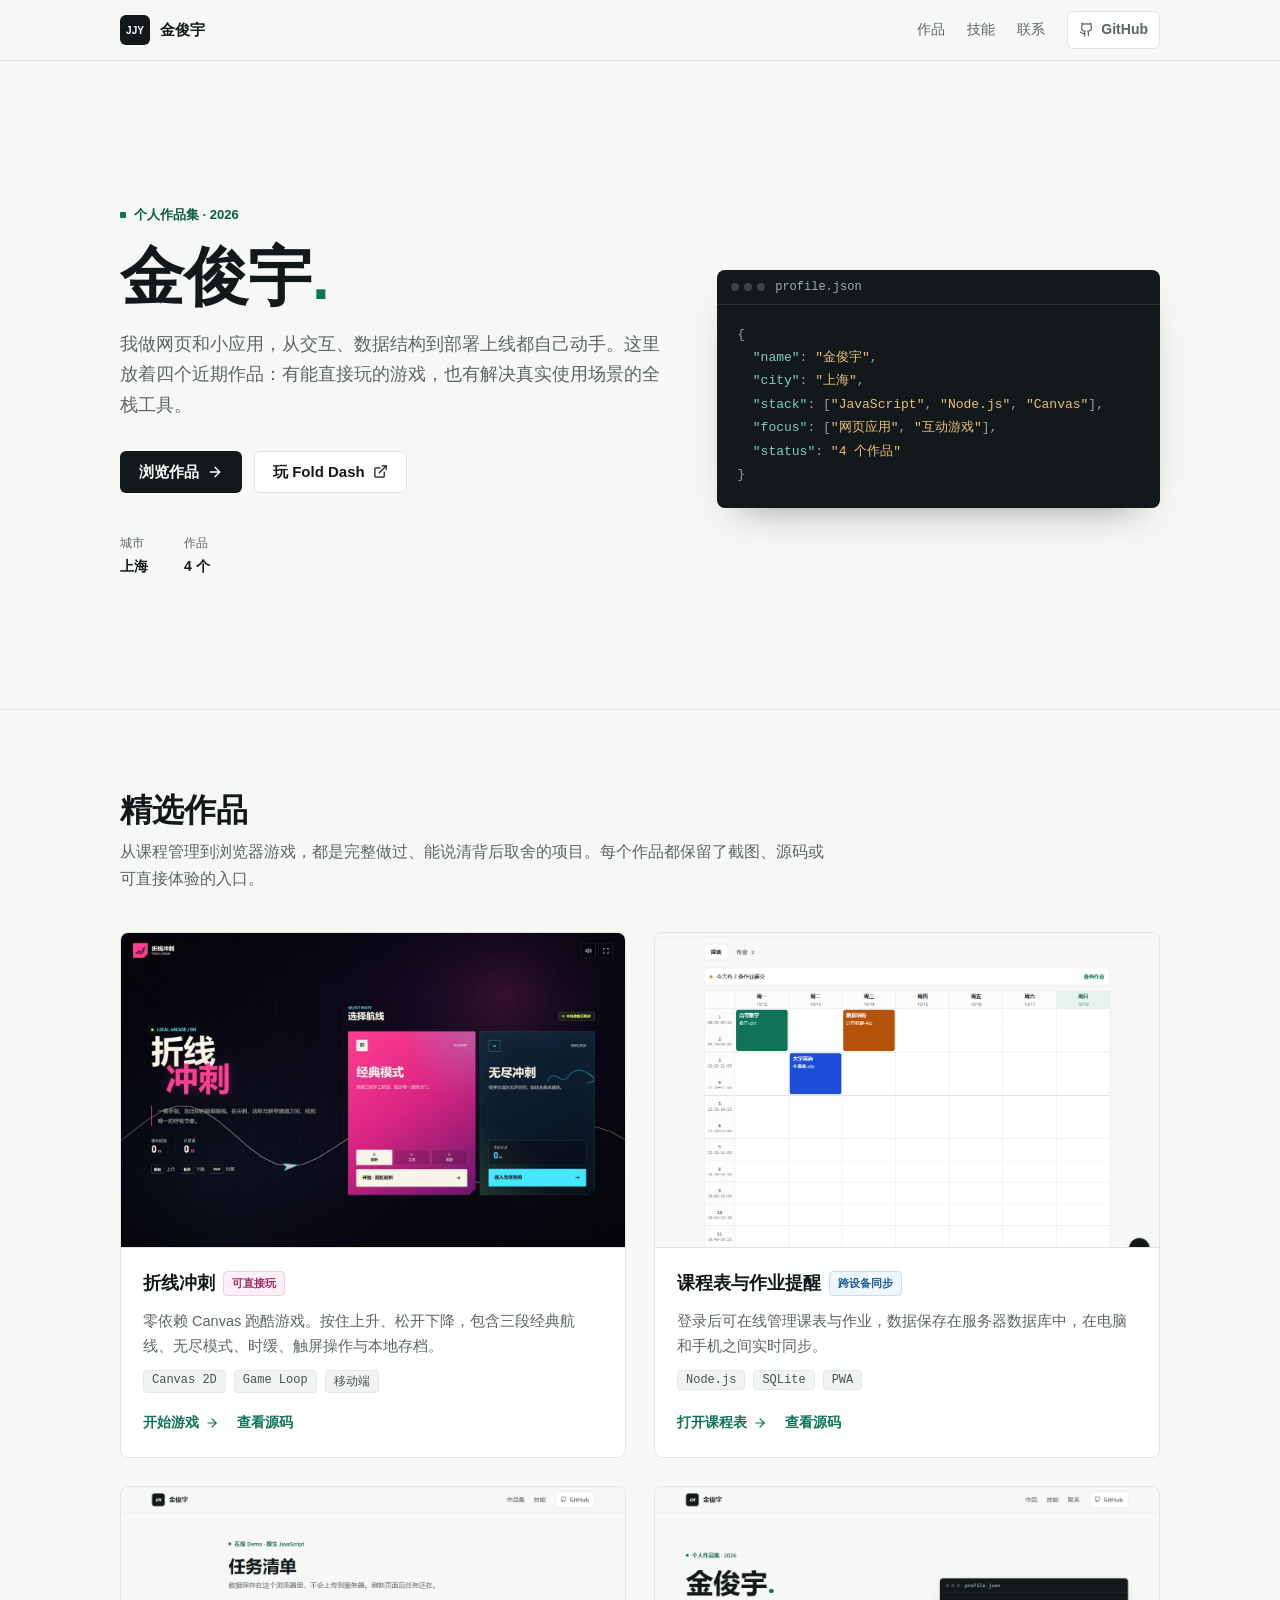
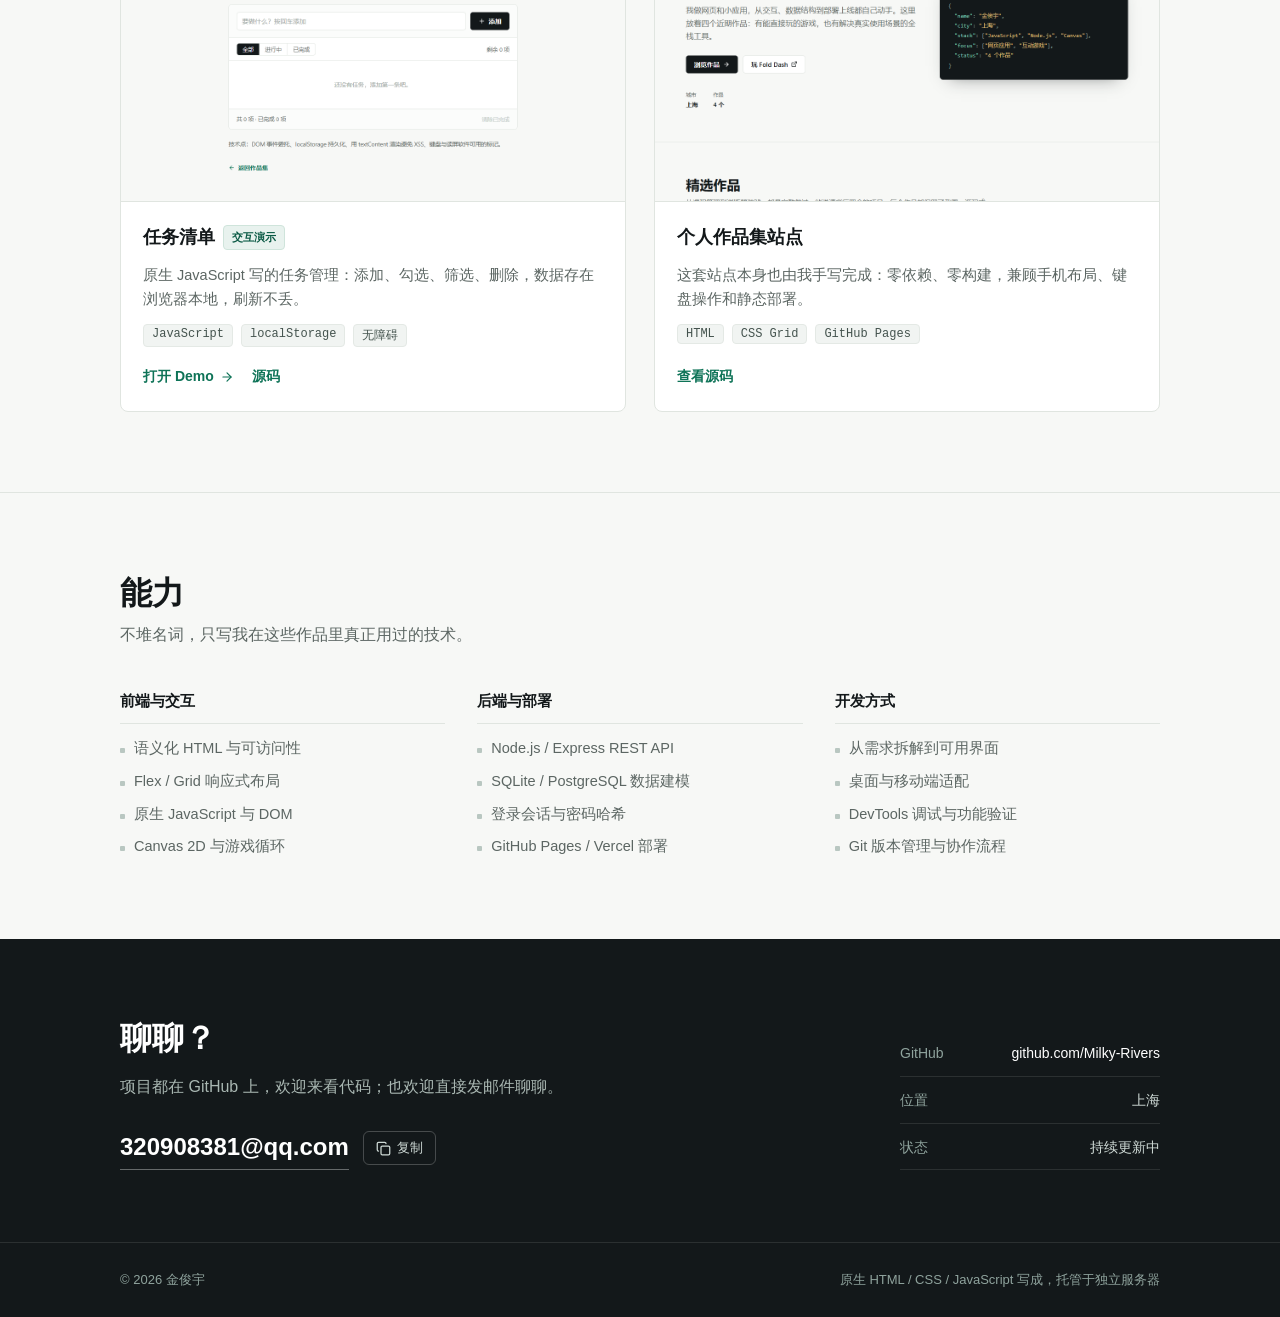
<file: index.html>
<!doctype html>
<html lang="zh-CN">
<head>
  <meta charset="utf-8">
  <meta name="viewport" content="width=device-width, initial-scale=1">
  <title>金俊宇 · 作品集</title>
  <meta name="description" content="金俊宇的个人作品集：网页应用、互动游戏与前端实践，收录课程表、Fold Dash 等近期作品。">
  <meta name="theme-color" content="#f7f8f6">
  <meta property="og:title" content="金俊宇 · 作品集">
  <meta property="og:description" content="网页应用、互动游戏与前端实践。">
  <meta property="og:type" content="website">
  <meta property="og:url" content="https://milky-river.cn/">
  <meta property="og:site_name" content="金俊宇 · 作品集">
  <meta property="og:locale" content="zh_CN">
  <meta property="og:image" content="https://milky-river.cn/assets/site-shot.png">
  <meta property="og:image:width" content="1280">
  <meta property="og:image:height" content="740">
  <meta name="twitter:card" content="summary_large_image">
  <meta name="author" content="金俊宇">
  <link rel="icon" href="assets/favicon.svg" type="image/svg+xml">
  <link rel="stylesheet" href="styles.css">
  <script>
    if ("serviceWorker" in navigator) {
      navigator.serviceWorker.getRegistrations()
        .then((registrations) => registrations.forEach((registration) => registration.unregister()))
        .catch(() => {});
    }
    if ("caches" in window) {
      caches.keys()
        .then((keys) => Promise.all(
          keys.filter((key) => key.startsWith("course-planner-")).map((key) => caches.delete(key))
        ))
        .catch(() => {});
    }
  </script>
</head>
<body>
  <a class="skip-link" href="#main">跳到主要内容</a>

  <header class="site-header">
    <div class="wrap header-inner">
      <a class="brand" href="index.html">
        <span class="brand-mark" aria-hidden="true">JJY</span>
        <span class="brand-name">金俊宇</span>
      </a>
      <nav class="nav" aria-label="主导航">
        <a href="#projects">作品</a>
        <a href="#skills">技能</a>
        <a href="#contact">联系</a>
        <a class="nav-gh" href="https://github.com/Milky-Rivers" target="_blank" rel="noopener">
          <svg width="15" height="15" viewBox="0 0 24 24" fill="none" stroke="currentColor" stroke-width="2" stroke-linecap="round" stroke-linejoin="round" aria-hidden="true">
            <path d="M15 22v-4a4.8 4.8 0 0 0-1-3.5c3 0 6-2 6-5.5.08-1.25-.27-2.48-1-3.5.28-1.15.28-2.35 0-3.5 0 0-1 0-3 1.5-2.64-.5-5.36-.5-8 0C6 2 5 2 5 2c-.3 1.15-.3 2.35 0 3.5A5.4 5.4 0 0 0 4 9c0 3.5 3 5.5 6 5.5-.39.49-.68 1.05-.85 1.65-.17.6-.22 1.23-.15 1.85v4"/>
            <path d="M9 18c-4.51 2-5-2-7-2"/>
          </svg>
          GitHub
        </a>
      </nav>
    </div>
  </header>

  <main id="main">
    <section class="hero">
      <div class="wrap hero-grid">
        <div class="hero-copy">
          <p class="eyebrow">个人作品集 · 2026</p>
          <h1>金俊宇<span class="dot">.</span></h1>
          <p class="lede">我做网页和小应用，从交互、数据结构到部署上线都自己动手。这里放着四个近期作品：有能直接玩的游戏，也有解决真实使用场景的全栈工具。</p>
          <div class="actions">
            <a class="btn btn-primary" href="#projects">
              浏览作品
              <svg width="16" height="16" viewBox="0 0 24 24" fill="none" stroke="currentColor" stroke-width="2" stroke-linecap="round" stroke-linejoin="round" aria-hidden="true"><path d="M5 12h14"/><path d="m12 5 7 7-7 7"/></svg>
            </a>
            <a class="btn btn-ghost" href="play/fold-dash/index.html?play=1">
              玩 Fold Dash
              <svg width="15" height="15" viewBox="0 0 24 24" fill="none" stroke="currentColor" stroke-width="2" stroke-linecap="round" stroke-linejoin="round" aria-hidden="true"><path d="M15 3h6v6"/><path d="M10 14 21 3"/><path d="M18 13v6a2 2 0 0 1-2 2H5a2 2 0 0 1-2-2V8a2 2 0 0 1 2-2h6"/></svg>
            </a>
          </div>
          <dl class="quick-facts">
            <div><dt>城市</dt><dd>上海</dd></div>
            <div><dt>作品</dt><dd>4 个</dd></div>
          </dl>
        </div>

        <aside class="hero-panel" aria-label="个人概要">
          <div class="panel-head">
            <span class="dot-row" aria-hidden="true"><i></i><i></i><i></i></span>
            <span>profile.json</span>
          </div>
          <pre><code><span class="p">{</span>
  <span class="k">"name"</span><span class="p">:</span> <span class="s">"金俊宇"</span><span class="p">,</span>
  <span class="k">"city"</span><span class="p">:</span> <span class="s">"上海"</span><span class="p">,</span>
  <span class="k">"stack"</span><span class="p">:</span> <span class="p">[</span><span class="s">"JavaScript"</span><span class="p">,</span> <span class="s">"Node.js"</span><span class="p">,</span> <span class="s">"Canvas"</span><span class="p">],</span>
  <span class="k">"focus"</span><span class="p">:</span> <span class="p">[</span><span class="s">"网页应用"</span><span class="p">,</span> <span class="s">"互动游戏"</span><span class="p">],</span>
  <span class="k">"status"</span><span class="p">:</span> <span class="s">"4 个作品"</span>
<span class="p">}</span></code></pre>
        </aside>
      </div>
    </section>

    <section class="section" id="projects">
      <div class="wrap">
        <div class="section-head">
          <h2>精选作品</h2>
          <p>从课程管理到浏览器游戏，都是完整做过、能说清背后取舍的项目。每个作品都保留了截图、源码或可直接体验的入口。</p>
        </div>

        <div class="project-grid">
          <article class="project">
            <a class="thumb" href="play/fold-dash/index.html?play=1" aria-label="直接开始折线冲刺游戏">
              <img src="assets/fold-dash-menu.jpg" alt="折线冲刺游戏的主菜单截图" width="1280" height="800">
            </a>
            <div class="project-body">
              <h3>折线冲刺 <span class="badge badge--game">可直接玩</span></h3>
              <p>零依赖 Canvas 跑酷游戏。按住上升、松开下降，包含三段经典航线、无尽模式、时缓、触屏操作与本地存档。</p>
              <ul class="tags"><li>Canvas 2D</li><li>Game Loop</li><li>移动端</li></ul>
              <div class="project-links">
                <a href="play/fold-dash/index.html?play=1">开始游戏
                  <svg width="14" height="14" viewBox="0 0 24 24" fill="none" stroke="currentColor" stroke-width="2" stroke-linecap="round" stroke-linejoin="round" aria-hidden="true"><path d="M5 12h14"/><path d="m12 5 7 7-7 7"/></svg>
                </a>
                <a href="https://github.com/Milky-Rivers/fold-dash" target="_blank" rel="noopener">查看源码</a>
              </div>
            </div>
          </article>

          <article class="project">
            <a class="thumb" href="https://planner.milky-river.cn/" aria-label="打开在线课程表">
              <img src="assets/course-planner.png" alt="课程表与作业提醒应用的课表界面截图" width="1280" height="900">
            </a>
            <div class="project-body">
              <h3>课程表与作业提醒 <span class="badge badge--stack">跨设备同步</span></h3>
              <p>登录后可在线管理课表与作业，数据保存在服务器数据库中，在电脑和手机之间实时同步。</p>
              <ul class="tags"><li>Node.js</li><li>SQLite</li><li>PWA</li></ul>
              <div class="project-links">
                <a href="https://planner.milky-river.cn/">打开课程表
                  <svg width="14" height="14" viewBox="0 0 24 24" fill="none" stroke="currentColor" stroke-width="2" stroke-linecap="round" stroke-linejoin="round" aria-hidden="true"><path d="M5 12h14"/><path d="m12 5 7 7-7 7"/></svg>
                </a>
                <a href="https://github.com/Milky-Rivers/course-planner" target="_blank" rel="noopener">查看源码</a>
              </div>
            </div>
          </article>

          <article class="project">
            <a class="thumb" href="demo.html" aria-label="打开任务清单 Demo">
              <img src="assets/demo-shot.png" alt="任务清单 Demo 的界面截图" width="1280" height="800" loading="lazy">
            </a>
            <div class="project-body">
              <h3>任务清单 <span class="badge">交互演示</span></h3>
              <p>原生 JavaScript 写的任务管理：添加、勾选、筛选、删除，数据存在浏览器本地，刷新不丢。</p>
              <ul class="tags"><li>JavaScript</li><li>localStorage</li><li>无障碍</li></ul>
              <div class="project-links">
                <a href="demo.html">打开 Demo
                  <svg width="14" height="14" viewBox="0 0 24 24" fill="none" stroke="currentColor" stroke-width="2" stroke-linecap="round" stroke-linejoin="round" aria-hidden="true"><path d="M5 12h14"/><path d="m12 5 7 7-7 7"/></svg>
                </a>
                <a href="https://github.com/Milky-Rivers/my-portfolio" target="_blank" rel="noopener">源码</a>
              </div>
            </div>
          </article>

          <article class="project">
            <div class="thumb">
              <img src="assets/site-shot.png" alt="个人作品集站点首页截图" width="1280" height="800" loading="lazy">
            </div>
            <div class="project-body">
              <h3>个人作品集站点</h3>
              <p>这套站点本身也由我手写完成：零依赖、零构建，兼顾手机布局、键盘操作和静态部署。</p>
              <ul class="tags"><li>HTML</li><li>CSS Grid</li><li>GitHub Pages</li></ul>
              <div class="project-links">
                <a href="https://github.com/Milky-Rivers/my-portfolio" target="_blank" rel="noopener">查看源码</a>
              </div>
            </div>
          </article>
        </div>
      </div>
    </section>

    <section class="section" id="skills">
      <div class="wrap">
        <div class="section-head">
          <h2>能力</h2>
          <p>不堆名词，只写我在这些作品里真正用过的技术。</p>
        </div>
        <div class="skills-grid">
          <div class="skill-col">
            <h3>前端与交互</h3>
            <ul>
              <li>语义化 HTML 与可访问性</li>
              <li>Flex / Grid 响应式布局</li>
              <li>原生 JavaScript 与 DOM</li>
              <li>Canvas 2D 与游戏循环</li>
            </ul>
          </div>
          <div class="skill-col">
            <h3>后端与部署</h3>
            <ul>
              <li>Node.js / Express REST API</li>
              <li>SQLite / PostgreSQL 数据建模</li>
              <li>登录会话与密码哈希</li>
              <li>GitHub Pages / Vercel 部署</li>
            </ul>
          </div>
          <div class="skill-col">
            <h3>开发方式</h3>
            <ul>
              <li>从需求拆解到可用界面</li>
              <li>桌面与移动端适配</li>
              <li>DevTools 调试与功能验证</li>
              <li>Git 版本管理与协作流程</li>
            </ul>
          </div>
        </div>
      </div>
    </section>

    <section class="contact" id="contact">
      <div class="wrap contact-grid">
        <div>
          <h2>聊聊？</h2>
          <p>项目都在 GitHub 上，欢迎来看代码；也欢迎直接发邮件聊聊。</p>
          <div class="email-row">
            <a class="email" href="mailto:320908381@qq.com">320908381@qq.com</a>
            <button class="copy-btn" id="copyEmail" type="button" data-copy="320908381@qq.com">
              <svg width="15" height="15" viewBox="0 0 24 24" fill="none" stroke="currentColor" stroke-width="2" stroke-linecap="round" stroke-linejoin="round" aria-hidden="true"><rect width="14" height="14" x="8" y="8" rx="2"/><path d="M4 16c-1.1 0-2-.9-2-2V4c0-1.1.9-2 2-2h10c1.1 0 2 .9 2 2"/></svg>
              <span>复制</span>
            </button>
          </div>
        </div>
        <ul class="contact-list">
          <li><span>GitHub</span><a href="https://github.com/Milky-Rivers" target="_blank" rel="noopener">github.com/Milky-Rivers</a></li>
          <li><span>位置</span><em>上海</em></li>
          <li><span>状态</span><em>持续更新中</em></li>
        </ul>
      </div>
    </section>
  </main>

  <footer class="site-footer">
    <div class="wrap footer-inner">
      <p>© <span id="year">2026</span> 金俊宇</p>
      <p>原生 HTML / CSS / JavaScript 写成，托管于独立服务器</p>
    </div>
  </footer>

  <script src="main.js"></script>
</body>
</html>
</file>
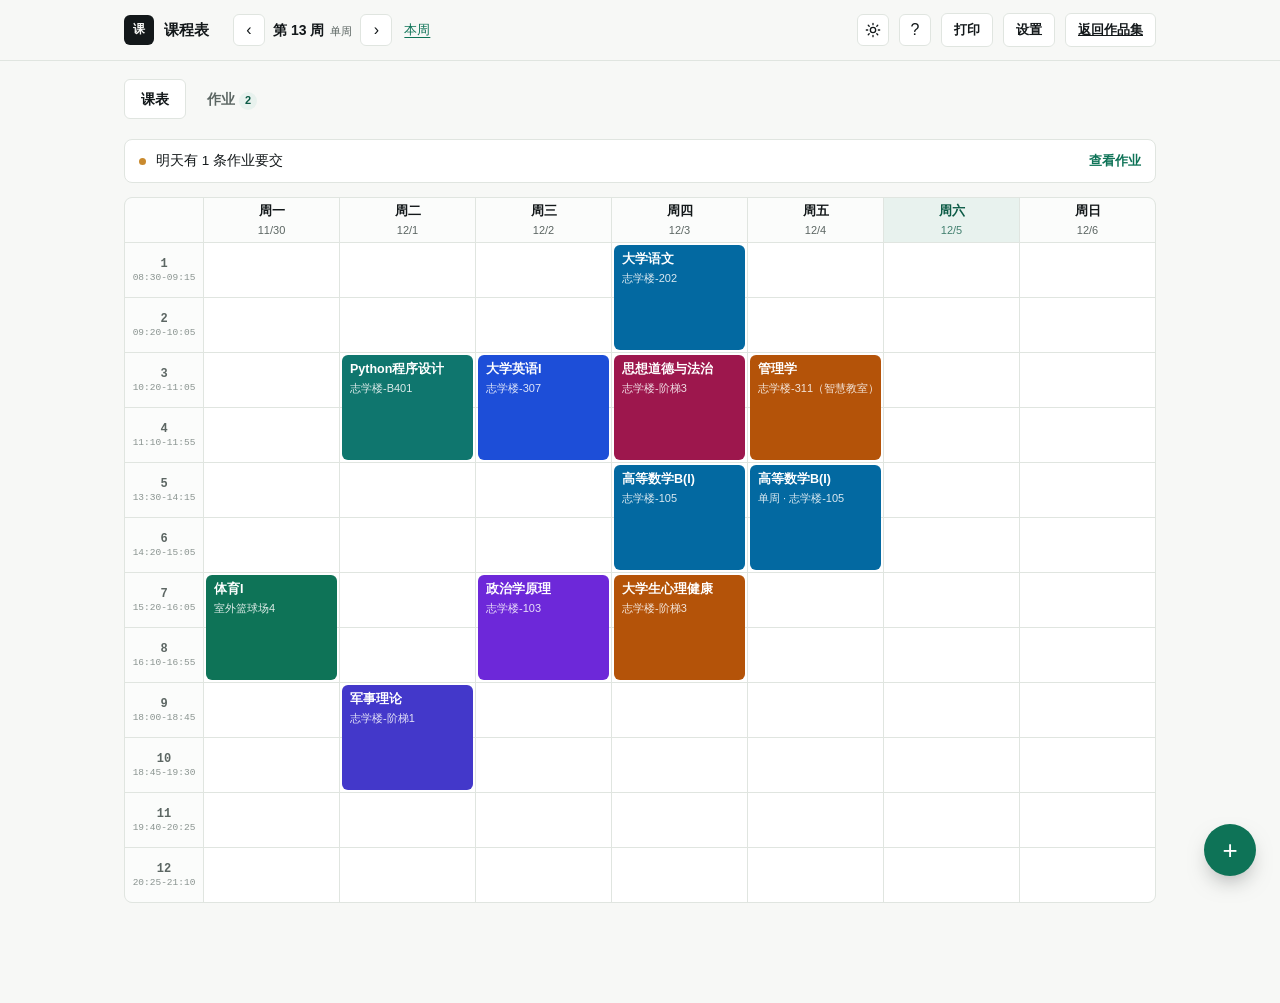
<file: play/course-planner/index.html>
<!doctype html>
<html lang="zh-CN">
<head>
  <meta charset="utf-8">
  <meta name="viewport" content="width=device-width, initial-scale=1">
  <title>课程表 · 作业提醒</title>
  <meta name="theme-color" content="#13181a" id="themeColor">
  <meta name="description" content="按周查看课表，记录作业和截止日期。">
  <link rel="icon" href="favicon.svg" type="image/svg+xml">
  <link rel="apple-touch-icon" href="icon-192.png">
  <link rel="manifest" href="manifest.webmanifest">
  <link rel="stylesheet" href="app.css">
  <script src="local-api.js"></script>
  <script>
    // 在样式加载前定好主题，避免打开时闪白
    (function () {
      var saved = localStorage.getItem("theme");
      var dark = saved ? saved === "dark" : window.matchMedia("(prefers-color-scheme: dark)").matches;
      if (dark) document.documentElement.dataset.theme = "dark";
    })();
  </script>
</head>
<body>
  <div id="app"></div>
  <dialog id="dialog" class="dialog"></dialog>
  <script src="app.js" defer></script>
</body>
</html>
</file>
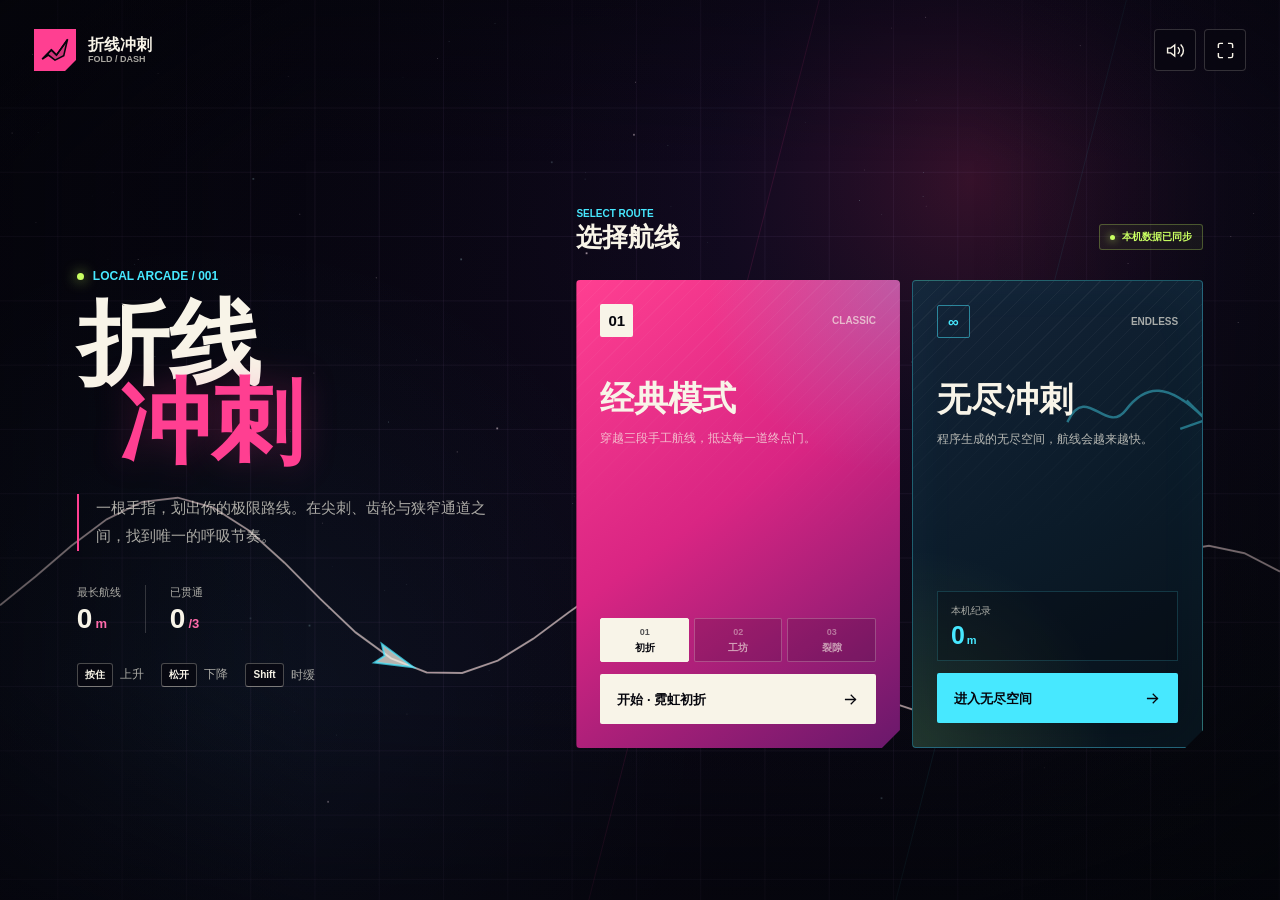
<file: play/fold-dash/index.html>
<!doctype html>
<html lang="zh-CN">
  <head>
    <meta charset="UTF-8" />
    <meta name="viewport" content="width=device-width, initial-scale=1, viewport-fit=cover" />
    <meta
      name="description"
      content="折线冲刺：按住上升、松开下降的横屏几何跑酷游戏，可离线游玩。"
    />
    <title>折线冲刺 · Fold Dash</title>
    <link rel="icon" href="../../assets/favicon.svg" type="image/svg+xml" />
    <link rel="stylesheet" href="styles.css" />
  </head>
  <body>
    <main id="app" class="app" data-screen="menu">
      <canvas id="gameCanvas" aria-label="折线冲刺游戏画面"></canvas>
      <div class="screen-vignette" aria-hidden="true"></div>
      <div id="focusWash" class="focus-wash" aria-hidden="true"></div>

      <header class="topbar">
        <button id="brandButton" class="brand" type="button" aria-label="返回主菜单">
          <span class="brand-mark" aria-hidden="true">
            <svg viewBox="0 0 44 44">
              <path d="M5 34 17 22l7 7L39 8l-5 22-12 6-9-7Z" />
              <path d="M5 34 17 22l7 7L39 8" />
            </svg>
          </span>
          <span class="brand-type">
            <strong>折线冲刺</strong>
            <small>FOLD / DASH</small>
          </span>
        </button>

        <div class="top-actions">
          <button id="soundButton" class="icon-button" type="button" aria-label="关闭声音">
            <svg class="icon" aria-hidden="true"><use href="#icon-volume"></use></svg>
          </button>
          <button id="fullscreenButton" class="icon-button" type="button" aria-label="进入全屏">
            <svg class="icon" aria-hidden="true"><use href="#icon-maximize"></use></svg>
          </button>
        </div>
      </header>

      <section id="menuScreen" class="menu-screen" aria-labelledby="gameTitle">
        <div class="menu-copy">
          <p class="eyebrow"><span class="pulse-dot"></span>LOCAL ARCADE / 001</p>
          <h1 id="gameTitle">折线<span>冲刺</span></h1>
          <p class="lede">
            一根手指，划出你的极限路线。在尖刺、齿轮与狭窄通道之间，找到唯一的呼吸节奏。
          </p>

          <div class="menu-record">
            <div>
              <span>最长航线</span>
              <strong id="longestDistance">0<small>m</small></strong>
            </div>
            <span class="record-rule"></span>
            <div>
              <span>已贯通</span>
              <strong id="clearedLevels">0<small>/3</small></strong>
            </div>
          </div>

          <div class="control-legend" aria-label="操作方式">
            <span><kbd>按住</kbd> 上升</span>
            <span><kbd>松开</kbd> 下降</span>
            <span><kbd>Shift</kbd> 时缓</span>
          </div>
        </div>

        <div class="route-board">
          <div class="board-heading">
            <div>
              <span class="section-number">SELECT ROUTE</span>
              <h2>选择航线</h2>
            </div>
            <span id="routeStatus" class="route-status">系统就绪</span>
          </div>

          <article class="mode-card mode-card--classic">
            <div class="mode-topline">
              <span class="mode-index">01</span>
              <span class="mode-kind">CLASSIC</span>
            </div>
            <div class="mode-copy">
              <h3>经典模式</h3>
              <p>穿越三段手工航线，抵达每一道终点门。</p>
            </div>
            <div id="levelPicker" class="level-picker" aria-label="选择经典模式关卡"></div>
            <button id="startClassicButton" class="launch-button" type="button">
              <span id="classicButtonLabel">开始航线</span>
              <svg class="icon" aria-hidden="true"><use href="#icon-arrow-right"></use></svg>
            </button>
          </article>

          <article class="mode-card mode-card--endless">
            <div class="mode-topline">
              <span class="mode-index">∞</span>
              <span class="mode-kind">ENDLESS</span>
            </div>
            <div class="endless-mark" aria-hidden="true">
              <svg viewBox="0 0 120 48">
                <path d="M4 37c15-31 31 12 47-9s34-23 65 8" />
                <path d="m101 21 15 15-20 7" />
              </svg>
            </div>
            <div class="mode-copy">
              <h3>无尽冲刺</h3>
              <p>程序生成的无尽空间，航线会越来越快。</p>
            </div>
            <div class="endless-record">
              <span>本机纪录</span>
              <strong id="endlessRecord">0<small>m</small></strong>
            </div>
            <button id="startEndlessButton" class="launch-button" type="button">
              <span>进入无尽空间</span>
              <svg class="icon" aria-hidden="true"><use href="#icon-arrow-right"></use></svg>
            </button>
          </article>
        </div>
      </section>

      <section id="hud" class="hud is-hidden" aria-label="游戏状态">
        <button id="pauseButton" class="hud-button pause-button" type="button" aria-label="暂停游戏">
          <svg class="icon" aria-hidden="true"><use href="#icon-pause"></use></svg>
        </button>

        <div class="run-readout">
          <span id="modeLabel">霓虹初折</span>
          <strong id="distanceText"><span id="distanceValue">0</span><small>m</small></strong>
        </div>

        <div class="run-best">
          <span>BEST</span>
          <strong id="bestText">0m</strong>
        </div>

        <div class="progress-line" aria-hidden="true">
          <span id="progressFill"></span>
          <i id="progressMarker"></i>
        </div>

        <button id="focusButton" class="focus-button" type="button" aria-label="启动时缓">
          <svg class="icon" aria-hidden="true"><use href="#icon-timer"></use></svg>
          <span id="focusCount">2</span>
          <small>SHIFT</small>
        </button>

        <div id="controlCue" class="control-cue" aria-hidden="true">
          <span>按住上升</span>
          <i></i>
          <span>松开下降</span>
        </div>

        <div id="launchPrompt" class="launch-prompt" aria-hidden="true">
          <span>HOLD TO LAUNCH</span>
          <strong>按住起飞</strong>
        </div>

        <div id="speedReadout" class="speed-readout" aria-hidden="true">
          <span>VELOCITY</span>
          <strong>1.0×</strong>
        </div>
      </section>

      <div id="portraitHint" class="portrait-hint">横屏体验更佳</div>
      <div id="toast" class="toast" role="status" aria-live="polite"></div>

      <section id="overlay" class="overlay is-hidden" aria-live="polite">
        <div class="overlay-panel" role="dialog" aria-modal="true" aria-labelledby="overlayTitle">
          <div class="overlay-signal" aria-hidden="true">
            <span></span><span></span><span></span><span></span>
          </div>
          <p id="overlayEyebrow" class="eyebrow">ROUTE PAUSED</p>
          <h2 id="overlayTitle">航线暂停</h2>
          <p id="overlayMessage" class="overlay-message"></p>
          <div id="resultStats" class="result-stats is-hidden">
            <div>
              <span>距离</span>
              <strong id="resultDistance">0m</strong>
            </div>
            <div>
              <span>用时</span>
              <strong id="resultTime">00:00</strong>
            </div>
            <div>
              <span>晶片</span>
              <strong id="resultPickups">0</strong>
            </div>
          </div>
          <div class="overlay-actions">
            <button id="primaryAction" class="launch-button" type="button">
              <span>继续航行</span>
              <svg class="icon" aria-hidden="true"><use href="#icon-arrow-right"></use></svg>
            </button>
            <button id="secondaryAction" class="ghost-button" type="button">退出航线</button>
          </div>
        </div>
      </section>

      <div id="liveRegion" class="sr-only" aria-live="assertive"></div>
    </main>

    <svg class="icon-sprite" aria-hidden="true">
      <symbol id="icon-volume" viewBox="0 0 24 24">
        <path d="M11 5 6 9H2v6h4l5 4V5Z"></path>
        <path d="M15.54 8.46a5 5 0 0 1 0 7.07"></path>
        <path d="M19.07 4.93a10 10 0 0 1 0 14.14"></path>
      </symbol>
      <symbol id="icon-volume-x" viewBox="0 0 24 24">
        <path d="M11 5 6 9H2v6h4l5 4V5Z"></path>
        <path d="m22 9-6 6"></path>
        <path d="m16 9 6 6"></path>
      </symbol>
      <symbol id="icon-maximize" viewBox="0 0 24 24">
        <path d="M8 3H5a2 2 0 0 0-2 2v3"></path>
        <path d="M16 3h3a2 2 0 0 1 2 2v3"></path>
        <path d="M8 21H5a2 2 0 0 1-2-2v-3"></path>
        <path d="M16 21h3a2 2 0 0 0 2-2v-3"></path>
      </symbol>
      <symbol id="icon-pause" viewBox="0 0 24 24">
        <rect x="6" y="4" width="4" height="16" rx="1"></rect>
        <rect x="14" y="4" width="4" height="16" rx="1"></rect>
      </symbol>
      <symbol id="icon-play" viewBox="0 0 24 24">
        <path d="m7 4 13 8-13 8V4Z"></path>
      </symbol>
      <symbol id="icon-timer" viewBox="0 0 24 24">
        <path d="M10 2h4"></path>
        <path d="M12 14v-4"></path>
        <circle cx="12" cy="14" r="8"></circle>
        <path d="m9 2 3 4 3-4"></path>
      </symbol>
      <symbol id="icon-arrow-right" viewBox="0 0 24 24">
        <path d="M5 12h14"></path>
        <path d="m13 6 6 6-6 6"></path>
      </symbol>
      <symbol id="icon-rotate" viewBox="0 0 24 24">
        <path d="M3 12a9 9 0 1 0 3-6.7L3 8"></path>
        <path d="M3 3v5h5"></path>
      </symbol>
    </svg>

    <script src="game.js" defer></script>
  </body>
</html>
</file>
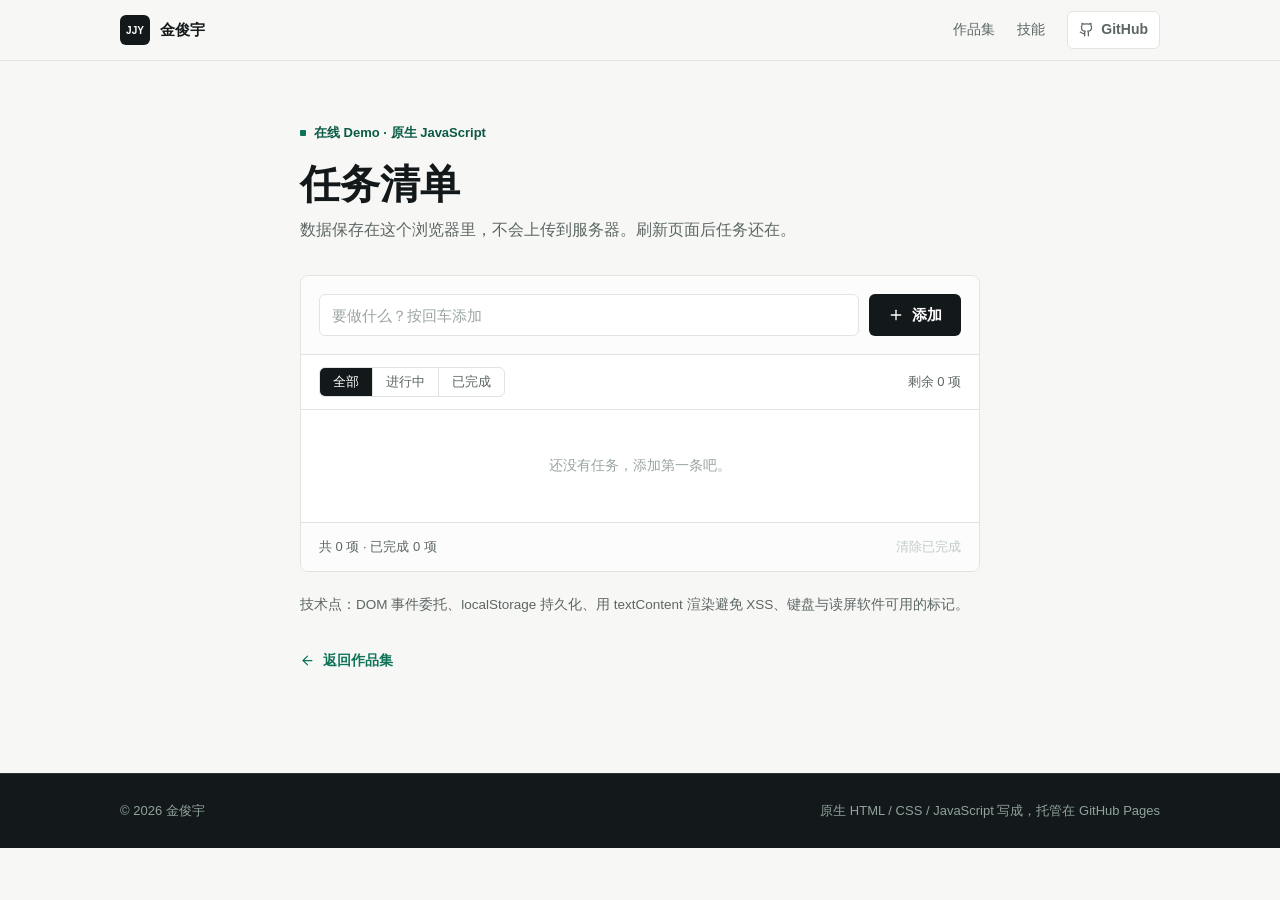
<file: demo.html>
<!doctype html>
<html lang="zh-CN">
<head>
  <meta charset="utf-8">
  <meta name="viewport" content="width=device-width, initial-scale=1">
  <title>任务清单 · 金俊宇的作品集</title>
  <meta name="description" content="原生 JavaScript 实现的任务清单：添加、勾选、筛选、删除，数据保存在浏览器本地。">
  <meta name="theme-color" content="#f7f8f6">
  <meta name="author" content="金俊宇">
  <link rel="icon" href="assets/favicon.svg" type="image/svg+xml">
  <link rel="stylesheet" href="styles.css">
</head>
<body>
  <a class="skip-link" href="#main">跳到主要内容</a>

  <header class="site-header">
    <div class="wrap header-inner">
      <a class="brand" href="index.html">
        <span class="brand-mark" aria-hidden="true">JJY</span>
        <span class="brand-name">金俊宇</span>
      </a>
      <nav class="nav" aria-label="主导航">
        <a href="index.html">作品集</a>
        <a href="index.html#skills">技能</a>
        <a class="nav-gh" href="https://github.com/Milky-Rivers" target="_blank" rel="noopener">
          <svg width="15" height="15" viewBox="0 0 24 24" fill="none" stroke="currentColor" stroke-width="2" stroke-linecap="round" stroke-linejoin="round" aria-hidden="true">
            <path d="M15 22v-4a4.8 4.8 0 0 0-1-3.5c3 0 6-2 6-5.5.08-1.25-.27-2.48-1-3.5.28-1.15.28-2.35 0-3.5 0 0-1 0-3 1.5-2.64-.5-5.36-.5-8 0C6 2 5 2 5 2c-.3 1.15-.3 2.35 0 3.5A5.4 5.4 0 0 0 4 9c0 3.5 3 5.5 6 5.5-.39.49-.68 1.05-.85 1.65-.17.6-.22 1.23-.15 1.85v4"/>
            <path d="M9 18c-4.51 2-5-2-7-2"/>
          </svg>
          GitHub
        </a>
      </nav>
    </div>
  </header>

  <main class="demo-main" id="main">
    <div class="wrap demo-wrap">
      <p class="eyebrow">在线 Demo · 原生 JavaScript</p>
      <h1>任务清单</h1>
      <p class="demo-sub">数据保存在这个浏览器里，不会上传到服务器。刷新页面后任务还在。</p>

      <section class="task-app" aria-label="任务清单应用">
        <form class="task-form" id="taskForm" autocomplete="off">
          <label class="sr-only" for="taskInput">新任务内容</label>
          <input id="taskInput" name="task" type="text" maxlength="120" placeholder="要做什么？按回车添加" required>
          <button class="btn btn-primary" type="submit">
            <svg width="16" height="16" viewBox="0 0 24 24" fill="none" stroke="currentColor" stroke-width="2" stroke-linecap="round" stroke-linejoin="round" aria-hidden="true"><path d="M5 12h14"/><path d="M12 5v14"/></svg>
            添加
          </button>
        </form>

        <div class="task-toolbar">
          <div class="seg" role="group" aria-label="筛选任务">
            <button type="button" data-filter="all" aria-pressed="true">全部</button>
            <button type="button" data-filter="active" aria-pressed="false">进行中</button>
            <button type="button" data-filter="done" aria-pressed="false">已完成</button>
          </div>
          <p class="task-count" id="taskCount" role="status" aria-live="polite">0 项</p>
        </div>

        <ul class="task-list" id="taskList"></ul>
        <p class="task-empty" id="taskEmpty" hidden>还没有任务，添加第一条吧。</p>

        <div class="task-foot">
          <span id="taskSummary">共 0 项</span>
          <button type="button" class="link-btn" id="clearDone" disabled>清除已完成</button>
        </div>
      </section>

      <p class="demo-note">技术点：DOM 事件委托、localStorage 持久化、用 textContent 渲染避免 XSS、键盘与读屏软件可用的标记。</p>
      <a class="back-link" href="index.html">
        <svg width="15" height="15" viewBox="0 0 24 24" fill="none" stroke="currentColor" stroke-width="2" stroke-linecap="round" stroke-linejoin="round" aria-hidden="true"><path d="m12 19-7-7 7-7"/><path d="M19 12H5"/></svg>
        返回作品集
      </a>
    </div>
  </main>

  <footer class="site-footer">
    <div class="wrap footer-inner">
      <p>© <span id="year">2026</span> 金俊宇</p>
      <p>原生 HTML / CSS / JavaScript 写成，托管在 GitHub Pages</p>
    </div>
  </footer>

  <script src="demo.js"></script>
</body>
</html>
</file>
<file: styles.css>
/* ---------- 设计变量 ---------- */
:root {
  --paper: #f7f8f6;
  --surface: #ffffff;
  --ink: #13181a;
  --muted: #5c6663;
  --line: #e0e5e0;
  --accent: #0e7357;
  --accent-ink: #0b5a45;
  --accent-soft: #e8f2ee;
  --radius: 8px;
  --wrap: 1120px;
  --font: -apple-system, BlinkMacSystemFont, "Segoe UI", "PingFang SC",
    "Microsoft YaHei", "Hiragino Sans GB", sans-serif;
  --mono: ui-monospace, SFMono-Regular, "Cascadia Code", Consolas, monospace;
}

/* ---------- 基础 ---------- */
* { box-sizing: border-box; }

html {
  scroll-behavior: smooth;
  -webkit-text-size-adjust: 100%;
}

body {
  margin: 0;
  background: var(--paper);
  color: var(--ink);
  font: 16px/1.7 var(--font);
}

a { color: var(--accent); text-decoration: none; }
a:hover { text-decoration: underline; text-underline-offset: 3px; }

img { max-width: 100%; }

:focus-visible {
  outline: 2px solid var(--accent);
  outline-offset: 3px;
  border-radius: 2px;
}

.wrap {
  width: 100%;
  max-width: var(--wrap);
  margin: 0 auto;
  padding: 0 24px;
}

.skip-link {
  position: absolute;
  left: -9999px;
  top: 8px;
  background: var(--ink);
  color: #fff;
  padding: 8px 14px;
  border-radius: 6px;
  z-index: 50;
}
.skip-link:focus { left: 16px; }

.sr-only {
  position: absolute;
  width: 1px;
  height: 1px;
  padding: 0;
  margin: -1px;
  overflow: hidden;
  clip: rect(0 0 0 0);
  white-space: nowrap;
  border: 0;
}

/* ---------- 头部 ---------- */
.site-header {
  position: sticky;
  top: 0;
  z-index: 20;
  background: rgba(247, 248, 246, 0.9);
  backdrop-filter: blur(10px);
  border-bottom: 1px solid var(--line);
}

.header-inner {
  display: flex;
  align-items: center;
  justify-content: space-between;
  height: 60px;
  gap: 16px;
}

.brand {
  display: inline-flex;
  align-items: center;
  gap: 10px;
  color: var(--ink);
  font-weight: 600;
  font-size: 15px;
}
.brand:hover { text-decoration: none; }

.brand-mark {
  display: grid;
  place-items: center;
  width: 30px;
  height: 30px;
  border-radius: 6px;
  background: var(--ink);
  color: #fff;
  font-size: 10px;
  font-weight: 700;
  letter-spacing: 0;
}

.nav {
  display: flex;
  align-items: center;
  gap: 22px;
  font-size: 14px;
}
.nav > a { color: var(--muted); }
.nav > a:hover { color: var(--ink); text-decoration: none; }

.nav-gh {
  display: inline-flex;
  align-items: center;
  gap: 7px;
  padding: 6px 11px;
  border: 1px solid var(--line);
  border-radius: 6px;
  background: var(--surface);
  color: var(--ink);
  font-weight: 600;
}
.nav-gh:hover { border-color: #c3cfc9; text-decoration: none; }

/* ---------- 首屏 ---------- */
.hero { padding: 52px 0 44px; }

.hero-grid {
  display: grid;
  grid-template-columns: minmax(0, 1.1fr) minmax(0, 0.9fr);
  align-items: center;
  gap: 56px;
  min-height: calc(68svh - 60px);
}

.eyebrow {
  display: inline-flex;
  align-items: center;
  gap: 8px;
  margin: 0 0 18px;
  color: var(--accent-ink);
  font-size: 13px;
  font-weight: 600;
}
.eyebrow::before {
  content: "";
  width: 6px;
  height: 6px;
  border-radius: 1px;
  background: var(--accent);
}

h1 {
  margin: 0 0 18px;
  font-size: 64px;
  line-height: 1.04;
  font-weight: 650;
}
.dot { color: var(--accent); }

.lede {
  max-width: 32em;
  margin: 0 0 30px;
  color: var(--muted);
  font-size: 18px;
}

.actions {
  display: flex;
  flex-wrap: wrap;
  gap: 12px;
  margin-bottom: 40px;
}

.btn {
  display: inline-flex;
  align-items: center;
  gap: 8px;
  padding: 11px 18px;
  border: 1px solid transparent;
  border-radius: 6px;
  font: 600 15px/1.2 var(--font);
  cursor: pointer;
  transition: background 0.18s ease, border-color 0.18s ease, transform 0.18s ease;
}
.btn:hover { text-decoration: none; transform: translateY(-1px); }

.btn-primary { background: var(--ink); color: #fff; }
.btn-primary:hover { background: #000; }

.btn-ghost {
  background: var(--surface);
  border-color: var(--line);
  color: var(--ink);
}
.btn-ghost:hover { border-color: #c3cfc9; }

.quick-facts {
  display: flex;
  flex-wrap: wrap;
  gap: 36px;
  margin: 0;
}
.quick-facts dt {
  margin-bottom: 2px;
  color: var(--muted);
  font-size: 12px;
}
.quick-facts dd {
  margin: 0;
  font-size: 14px;
  font-weight: 600;
}

.hero-panel {
  overflow: hidden;
  border-radius: var(--radius);
  background: var(--ink);
  box-shadow: 0 18px 40px -24px rgba(19, 24, 26, 0.55);
}

.panel-head {
  display: flex;
  align-items: center;
  gap: 10px;
  padding: 10px 14px;
  border-bottom: 1px solid rgba(255, 255, 255, 0.1);
  color: #9fb0ab;
  font: 12px var(--mono);
}

.dot-row { display: inline-flex; gap: 5px; }
.dot-row i {
  width: 8px;
  height: 8px;
  border-radius: 50%;
  background: rgba(255, 255, 255, 0.18);
}

.hero-panel pre {
  margin: 0;
  padding: 18px 20px 22px;
  overflow-x: auto;
  color: #d7e3df;
  font: 13px/1.8 var(--mono);
}
.hero-panel .k { color: #7fd1b9; }
.hero-panel .s { color: #e6c07b; }
.hero-panel .p { color: #8fa39d; }

/* ---------- 通用区块 ---------- */
.section {
  padding: 80px 0;
  border-top: 1px solid var(--line);
  scroll-margin-top: 76px;
}

.section-head h2 {
  margin: 0 0 8px;
  font-size: 32px;
  line-height: 1.25;
  font-weight: 650;
}
.section-head p {
  max-width: 44em;
  margin: 0 0 40px;
  color: var(--muted);
}

/* ---------- 项目 ---------- */
.project-grid {
  display: grid;
  grid-template-columns: repeat(2, minmax(0, 1fr));
  gap: 28px;
}

.project {
  display: flex;
  flex-direction: column;
  overflow: hidden;
  border: 1px solid var(--line);
  border-radius: var(--radius);
  background: var(--surface);
  transition: border-color 0.2s ease, transform 0.2s ease;
}
.project:hover { border-color: #c6d2cd; transform: translateY(-2px); }

.thumb {
  display: block;
  aspect-ratio: 16 / 10;
  overflow: hidden;
  border-bottom: 1px solid var(--line);
  background: var(--accent-soft);
}
.thumb img {
  display: block;
  width: 100%;
  height: 100%;
  object-fit: cover;
  transition: transform 0.45s ease;
}
.project:hover .thumb img { transform: scale(1.02); }

.project-body {
  display: flex;
  flex: 1;
  flex-direction: column;
  gap: 10px;
  padding: 20px 22px 22px;
}

.project-body h3 {
  display: flex;
  flex-wrap: wrap;
  align-items: center;
  gap: 8px;
  margin: 0;
  font-size: 18px;
}

.badge {
  padding: 2px 8px;
  border: 1px solid #cfe4db;
  border-radius: 4px;
  background: var(--accent-soft);
  color: var(--accent-ink);
  font-size: 11px;
  font-weight: 600;
}
.badge--game {
  border-color: #edcfdf;
  background: #fff0f7;
  color: #a1245d;
}
.badge--stack {
  border-color: #cbdcef;
  background: #edf5fd;
  color: #215b8f;
}

.project-body p {
  margin: 0;
  color: var(--muted);
  font-size: 14.5px;
}

.tags {
  display: flex;
  flex-wrap: wrap;
  gap: 8px;
  margin: 2px 0 0;
  padding: 0;
  list-style: none;
}
.tags li {
  padding: 2px 8px;
  border: 1px solid #e4e9e5;
  border-radius: 4px;
  background: #f1f4f2;
  color: #44534e;
  font: 12px var(--mono);
}

.project-links {
  display: flex;
  gap: 18px;
  margin-top: auto;
  padding-top: 8px;
  font-size: 14px;
  font-weight: 600;
}
.project-links a { display: inline-flex; align-items: center; gap: 6px; }

/* ---------- 技能 ---------- */
.skills-grid {
  display: grid;
  grid-template-columns: repeat(3, minmax(0, 1fr));
  gap: 32px;
}

.skill-col h3 {
  margin: 0 0 12px;
  padding-bottom: 10px;
  border-bottom: 1px solid var(--line);
  font-size: 15px;
}

.skill-col ul {
  display: grid;
  gap: 8px;
  margin: 0;
  padding: 0;
  list-style: none;
  color: var(--muted);
  font-size: 14.5px;
}
.skill-col li { display: flex; align-items: baseline; gap: 9px; }
.skill-col li::before {
  content: "";
  flex: none;
  width: 5px;
  height: 5px;
  border-radius: 1px;
  background: #b9c7c1;
}

/* ---------- 联系 ---------- */
.contact {
  padding: 72px 0;
  background: var(--ink);
  color: #fff;
}

.contact-grid {
  display: flex;
  flex-wrap: wrap;
  align-items: flex-end;
  justify-content: space-between;
  gap: 40px;
}

.contact h2 {
  margin: 0 0 8px;
  font-size: 32px;
  font-weight: 650;
}
.contact p { margin: 0 0 26px; color: #a9b7b2; }

.email-row { display: flex; flex-wrap: wrap; align-items: center; gap: 14px; }

.email {
  color: #fff;
  font-size: 24px;
  font-weight: 600;
  border-bottom: 1px solid rgba(255, 255, 255, 0.35);
  padding-bottom: 2px;
}
.email:hover { text-decoration: none; border-color: #fff; }

.copy-btn {
  display: inline-flex;
  align-items: center;
  gap: 6px;
  padding: 7px 12px;
  border: 1px solid rgba(255, 255, 255, 0.22);
  border-radius: 6px;
  background: transparent;
  color: #cfdad6;
  font: 13px var(--font);
  cursor: pointer;
}
.copy-btn:hover { border-color: rgba(255, 255, 255, 0.45); color: #fff; }
.copy-btn.done { border-color: #4f9c82; color: #8fd7bd; }

.contact-list {
  display: grid;
  gap: 12px;
  margin: 0;
  padding: 0;
  list-style: none;
  font-size: 14px;
  min-width: 260px;
}
.contact-list li {
  display: flex;
  justify-content: space-between;
  gap: 24px;
  padding-bottom: 10px;
  border-bottom: 1px solid rgba(255, 255, 255, 0.1);
}
.contact-list span { color: #8fa39d; }
.contact-list a { color: #fff; }
.contact-list em { font-style: normal; color: #cfdad6; }

/* ---------- 页脚 ---------- */
.site-footer {
  background: var(--ink);
  border-top: 1px solid rgba(255, 255, 255, 0.1);
  padding: 26px 0;
  color: #8fa39d;
  font-size: 13px;
}
.footer-inner {
  display: flex;
  flex-wrap: wrap;
  justify-content: space-between;
  gap: 10px;
}
.footer-inner p { margin: 0; }

/* ---------- Demo 页 ---------- */
.demo-main { padding: 56px 0 96px; }
.demo-wrap { max-width: 760px; }

.demo-main h1 {
  margin: 0 0 10px;
  font-size: 40px;
  line-height: 1.1;
}

.demo-sub {
  max-width: 40em;
  margin: 0 0 32px;
  color: var(--muted);
}

.task-app {
  border: 1px solid var(--line);
  border-radius: var(--radius);
  background: var(--surface);
  overflow: hidden;
}

.task-form {
  display: flex;
  gap: 10px;
  padding: 18px;
  border-bottom: 1px solid var(--line);
  background: #fbfcfb;
}
.task-form input {
  flex: 1;
  min-width: 0;
  padding: 10px 12px;
  border: 1px solid var(--line);
  border-radius: 6px;
  background: #fff;
  color: var(--ink);
  font: 15px var(--font);
}
.task-form input::placeholder { color: #9aa5a1; }
.task-form input:focus { border-color: var(--accent); outline: none; box-shadow: 0 0 0 3px rgba(14, 115, 87, 0.12); }

.task-toolbar {
  display: flex;
  align-items: center;
  justify-content: space-between;
  gap: 16px;
  padding: 12px 18px;
  border-bottom: 1px solid var(--line);
}

.seg {
  display: inline-flex;
  overflow: hidden;
  border: 1px solid var(--line);
  border-radius: 6px;
  background: #fff;
}
.seg button {
  padding: 5px 13px;
  border: 0;
  background: transparent;
  color: var(--muted);
  font: 13px var(--font);
  cursor: pointer;
}
.seg button + button { border-left: 1px solid var(--line); }
.seg button[aria-pressed="true"] { background: var(--ink); color: #fff; }

.task-count { margin: 0; color: var(--muted); font-size: 13px; }

.task-list { margin: 0; padding: 0; list-style: none; }

.task-item {
  display: flex;
  align-items: center;
  gap: 12px;
  padding: 13px 18px;
  border-bottom: 1px solid var(--line);
}
.task-item:last-child { border-bottom: 0; }

.task-check {
  flex: none;
  width: 17px;
  height: 17px;
  margin: 0;
  accent-color: var(--accent);
  cursor: pointer;
}

.task-text {
  flex: 1;
  min-width: 0;
  overflow-wrap: anywhere;
  cursor: pointer;
  font-size: 15px;
}

.task-item.done .task-text { color: #9aa5a1; text-decoration: line-through; }

.task-del {
  flex: none;
  display: grid;
  place-items: center;
  width: 30px;
  height: 30px;
  border: 0;
  border-radius: 5px;
  background: transparent;
  color: #9aa5a1;
  cursor: pointer;
}
.task-del:hover { background: #fbeceb; color: #b3312a; }

.task-empty {
  margin: 0;
  padding: 44px 18px;
  text-align: center;
  color: #9aa5a1;
  font-size: 14px;
}

.task-foot {
  display: flex;
  align-items: center;
  justify-content: space-between;
  gap: 16px;
  padding: 13px 18px;
  border-top: 1px solid var(--line);
  background: #fbfcfb;
  color: var(--muted);
  font-size: 13px;
}

.link-btn {
  padding: 0;
  border: 0;
  background: none;
  color: var(--muted);
  font: 13px var(--font);
  cursor: pointer;
  text-decoration: underline;
  text-underline-offset: 3px;
}
.link-btn:hover { color: var(--ink); }
.link-btn:disabled { color: #c2cbc7; cursor: default; text-decoration: none; }

.demo-note {
  margin: 22px 0 32px;
  color: var(--muted);
  font-size: 13.5px;
}

.back-link {
  display: inline-flex;
  align-items: center;
  gap: 8px;
  font-size: 14px;
  font-weight: 600;
}

/* ---------- 响应式 ---------- */
@media (min-width: 900px) {
  .wrap { padding: 0 40px; }
}

@media (max-width: 899px) {
  .hero-grid {
    grid-template-columns: 1fr;
    gap: 36px;
    min-height: 0;
  }
  .hero-panel { display: none; }
  h1 { font-size: 48px; }
  .skills-grid { grid-template-columns: 1fr 1fr; }
}

@media (max-width: 719px) {
  .section { padding: 60px 0; }
  .project-grid { grid-template-columns: 1fr; }
  .skills-grid { grid-template-columns: 1fr; gap: 26px; }
  .hero { padding: 40px 0 36px; }
  h1 { font-size: 40px; }
  .lede { font-size: 16px; }
  .section-head h2 { font-size: 26px; }
  .contact { padding: 56px 0; }
  .contact h2 { font-size: 26px; }
  .email { font-size: 21px; }
  .contact-list { min-width: 0; width: 100%; }
  .demo-main { padding: 36px 0 72px; }
  .demo-main h1 { font-size: 32px; }
}

@media (max-width: 639px) {
  .nav > a:not(.nav-gh) { display: none; }
  .quick-facts { gap: 22px; }
  .task-form { flex-wrap: wrap; }
  .task-form .btn { width: 100%; justify-content: center; }
}

@media (prefers-reduced-motion: reduce) {
  html { scroll-behavior: auto; }
  *, *::before, *::after {
    animation-duration: 0.01ms !important;
    transition-duration: 0.01ms !important;
  }
}
</file>
<file: play/course-planner/app.css>
:root {
  --paper: #f7f8f6;
  --surface: #ffffff;
  --surface-2: #fbfcfb;
  --hover: #f2f7f4;
  --ink: #13181a;
  --muted: #5c6663;
  --line: #e0e5e0;
  --accent: #0e7357;
  --accent-ink: #0b5a45;
  --accent-soft: #e8f2ee;
  --danger: #b3312a;
  --warn: #a35a17;
  --radius: 8px;
  --font: -apple-system, BlinkMacSystemFont, "Segoe UI", "PingFang SC",
    "Microsoft YaHei", "Hiragino Sans GB", sans-serif;
  --mono: ui-monospace, SFMono-Regular, "Cascadia Code", Consolas, monospace;
}

[data-theme="dark"] {
  --paper: #0f1413;
  --surface: #161c1b;
  --surface-2: #1b2321;
  --hover: #202927;
  --ink: #e6ece9;
  --muted: #98a6a1;
  --line: #2a3432;
  --accent: #3fbf9a;
  --accent-ink: #8adcc0;
  --accent-soft: #17352d;
  --danger: #ef6f66;
  --warn: #d99a4e;
}

* { box-sizing: border-box; }

html { -webkit-text-size-adjust: 100%; }

body {
  margin: 0;
  min-height: 100vh;
  background: var(--paper);
  color: var(--ink);
  font: 15px/1.6 var(--font);
}

button, input, select, textarea { font: inherit; color: inherit; }

a { color: var(--accent); }

:focus-visible {
  outline: 2px solid var(--accent);
  outline-offset: 2px;
}

.muted { color: var(--muted); }

.brand {
  display: inline-flex;
  align-items: center;
  gap: 10px;
  font-weight: 600;
  font-size: 15px;
}
.brand span { white-space: nowrap; }

.brand-mark {
  display: grid;
  place-items: center;
  width: 30px;
  height: 30px;
  border-radius: 6px;
  background: var(--ink);
  color: var(--paper);
  font-size: 12px;
  font-weight: 700;
}

.btn {
  display: inline-flex;
  align-items: center;
  justify-content: center;
  gap: 8px;
  padding: 9px 16px;
  border: 1px solid transparent;
  border-radius: 6px;
  font-size: 14px;
  font-weight: 600;
  white-space: nowrap;
  cursor: pointer;
  transition: background 0.16s ease, border-color 0.16s ease;
}
.btn-primary { background: var(--ink); color: var(--paper); }
.btn-primary:hover { filter: brightness(1.1); }
.btn-ghost { background: var(--surface); border-color: var(--line); color: var(--ink); }
.btn-ghost:hover { border-color: #c3cfc9; }
.btn-danger { background: var(--surface); border-color: color-mix(in srgb, var(--danger) 35%, var(--line)); color: var(--danger); }
.btn-danger:hover { background: color-mix(in srgb, var(--danger) 8%, var(--surface)); }
.btn-sm { padding: 6px 12px; font-size: 13px; }
.btn-block { width: 100%; }

.icon-btn {
  display: inline-grid;
  place-items: center;
  width: 32px;
  height: 32px;
  border: 1px solid var(--line);
  border-radius: 6px;
  background: var(--surface);
  color: var(--ink);
  font-size: 16px;
  line-height: 1;
  cursor: pointer;
}
.icon-btn:hover { border-color: #c3cfc9; background: var(--surface-2); }

.link-btn {
  padding: 0 4px;
  border: 0;
  background: none;
  color: var(--accent);
  font-size: 13px;
  white-space: nowrap;
  cursor: pointer;
  text-decoration: underline;
  text-underline-offset: 3px;
}

/* ---------- 登录 ---------- */

.auth-wrap {
  display: grid;
  place-items: center;
  min-height: 100vh;
  padding: 24px;
}

.auth-card {
  width: 100%;
  max-width: 380px;
  padding: 32px;
  border: 1px solid var(--line);
  border-radius: var(--radius);
  background: var(--surface);
}

.auth-card h1 {
  margin: 22px 0 6px;
  font-size: 24px;
  font-weight: 650;
}

.auth-card .muted {
  margin: 0 0 24px;
  font-size: 13.5px;
}

.field {
  display: grid;
  gap: 6px;
  margin-bottom: 14px;
}
.field > span { font-size: 13px; color: var(--muted); }
.field input,
.field select,
.field textarea {
  width: 100%;
  padding: 9px 11px;
  border: 1px solid var(--line);
  border-radius: 6px;
  background: var(--surface);
}
.field textarea { min-height: 76px; resize: vertical; }

.seg {
  display: inline-flex;
  overflow: hidden;
  border: 1px solid var(--line);
  border-radius: 6px;
  width: fit-content;
}
.seg label { display: inline-flex; cursor: pointer; }
.seg input {
  position: absolute;
  width: 1px;
  height: 1px;
  opacity: 0;
}
.seg span {
  padding: 6px 16px;
  background: var(--surface);
  color: var(--muted);
  font-size: 13px;
}
.seg label + label span { border-left: 1px solid var(--line); }
.seg input:checked + span { background: var(--ink); color: var(--paper); }
.seg button {
  padding: 6px 14px;
  border: 0;
  background: var(--surface);
  color: var(--muted);
  font-size: 13px;
  cursor: pointer;
}
.seg button + button { border-left: 1px solid var(--line); }
.seg button[aria-pressed="true"] { background: var(--ink); color: var(--paper); }
.seg input:focus-visible + span { outline: 2px solid var(--accent); outline-offset: -2px; }
.field input:focus,
.field select:focus,
.field textarea:focus {
  border-color: var(--accent);
  outline: none;
  box-shadow: 0 0 0 3px rgba(14, 115, 87, 0.12);
}

.form-error {
  margin: 0 0 12px;
  color: var(--danger);
  font-size: 13px;
}

/* ---------- 顶栏 ---------- */

.topbar {
  position: sticky;
  top: 0;
  z-index: 20;
  background: color-mix(in srgb, var(--paper) 92%, transparent);
  backdrop-filter: blur(10px);
  border-bottom: 1px solid var(--line);
}

.topbar-inner {
  display: flex;
  align-items: center;
  gap: 16px;
  max-width: 1080px;
  margin: 0 auto;
  padding: 0 24px;
  height: 60px;
}

.week-nav {
  display: flex;
  align-items: center;
  gap: 8px;
  margin-left: 8px;
}

.week-label {
  min-width: 64px;
  text-align: center;
  font-size: 14px;
  font-weight: 600;
}
.week-parity {
  margin-left: 6px;
  color: var(--muted);
  font-size: 11px;
  font-weight: 500;
}

.topbar-actions {
  display: flex;
  align-items: center;
  gap: 10px;
  margin-left: auto;
}

/* ---------- 标签页 ---------- */

.tabs {
  display: flex;
  gap: 4px;
  max-width: 1080px;
  margin: 0 auto;
  padding: 18px 24px 0;
}

.tabs button {
  padding: 8px 16px;
  border: 1px solid transparent;
  border-radius: 6px;
  background: transparent;
  color: var(--muted);
  font-size: 14px;
  font-weight: 600;
  cursor: pointer;
}

.tabs button[aria-selected="true"] {
  background: var(--surface);
  border-color: var(--line);
  color: var(--ink);
}

.count {
  display: inline-grid;
  place-items: center;
  min-width: 18px;
  height: 18px;
  padding: 0 5px;
  margin-left: 4px;
  border-radius: 9px;
  background: var(--accent-soft);
  color: var(--accent-ink);
  font-size: 11px;
}

.content {
  max-width: 1080px;
  margin: 0 auto;
  padding: 20px 24px 96px;
}

/* ---------- 课表 ---------- */

.today-bar {
  display: flex;
  align-items: center;
  gap: 10px;
  width: 100%;
  margin: 0 0 14px;
  padding: 10px 14px;
  border: 1px solid var(--line);
  border-radius: var(--radius);
  background: var(--surface);
  color: var(--ink);
  font-size: 13.5px;
  text-align: left;
  cursor: pointer;
}
.today-bar:hover { border-color: #c3cfc9; }
.today-dot {
  flex: none;
  width: 7px;
  height: 7px;
  border-radius: 50%;
  background: var(--accent);
}
.today-bar.soon .today-dot { background: #c98a2e; }
.today-bar.late .today-dot { background: var(--danger); }
.today-bar.late .today-text { color: var(--danger); font-weight: 600; }
.today-more {
  margin-left: auto;
  color: var(--accent);
  font-size: 13px;
  font-weight: 600;
}

.tt-scroll { overflow-x: auto; padding-bottom: 4px; }

.timetable {
  display: grid;
  grid-template-columns: 78px repeat(7, minmax(0, 1fr));
  grid-template-rows: 44px repeat(12, 54px);
  gap: 1px;
  min-width: 760px;
  overflow: hidden;
  border: 1px solid var(--line);
  border-radius: var(--radius);
  background: var(--line);
}

.timetable > * { background: var(--surface); }

.tt-corner { background: var(--surface-2); }

.tt-day {
  display: flex;
  flex-direction: column;
  align-items: center;
  justify-content: center;
  gap: 0;
  background: var(--surface-2);
  font-size: 13px;
  font-weight: 600;
}
.tt-day small { color: var(--muted); font-size: 11px; font-weight: 400; }
.tt-day.today { background: var(--accent-soft); color: var(--accent-ink); }
.tt-day.today small { color: var(--accent-ink); opacity: 0.75; }

.tt-slot {
  display: flex;
  flex-direction: column;
  align-items: center;
  justify-content: center;
  gap: 1px;
  background: var(--surface-2);
  color: var(--muted);
  font: 12px var(--mono);
}
.tt-slot b { font-weight: 600; }
.tt-slot small {
  font-size: 9.5px;
  color: #8a9490;
  white-space: nowrap;
  letter-spacing: 0;
}

.tt-cell {
  border: 0;
  padding: 0;
  background: var(--surface);
  cursor: pointer;
}
.tt-cell:hover { background: var(--hover); }

.course {
  z-index: 2;
  display: flex;
  flex-direction: column;
  gap: 2px;
  margin: 2px;
  padding: 6px 8px;
  overflow: hidden;
  border: 0;
  border-radius: 6px;
  background: var(--c, var(--accent));
  color: #fff;
  text-align: left;
  cursor: pointer;
}
.course:hover { filter: brightness(1.08); }
.course.conflict {
  outline: 2px dashed rgba(255, 255, 255, 0.85);
  outline-offset: -4px;
}
.course.alt { margin-left: 24%; }
.course strong {
  font-size: 12.5px;
  font-weight: 600;
  line-height: 1.35;
  white-space: nowrap;
  overflow: hidden;
  text-overflow: ellipsis;
  overflow-wrap: anywhere;
}
.course span {
  font-size: 11px;
  opacity: 0.85;
  white-space: nowrap;
  overflow: hidden;
  text-overflow: ellipsis;
  overflow-wrap: anywhere;
}

.empty {
  margin: 18px 0 0;
  color: var(--muted);
  font-size: 14px;
}

/* ---------- 作业 ---------- */

.tasks {
  margin: 0;
  padding: 0;
  list-style: none;
  border: 1px solid var(--line);
  border-radius: var(--radius);
  background: var(--surface);
  overflow: hidden;
}

.task {
  display: flex;
  align-items: flex-start;
  gap: 12px;
  padding: 14px 16px;
  border-bottom: 1px solid var(--line);
}
.task:last-child { border-bottom: 0; }

.task-check {
  width: 18px;
  height: 18px;
  margin: 2px 0 0;
  accent-color: var(--accent);
  cursor: pointer;
  flex: none;
}

.task-main { flex: 1; min-width: 0; }

.task-title {
  margin: 0;
  font-size: 14.5px;
  overflow-wrap: anywhere;
}

.task-meta {
  display: flex;
  flex-wrap: wrap;
  align-items: center;
  gap: 8px;
  margin: 6px 0 0;
  font-size: 12.5px;
  color: var(--muted);
}

.tag {
  padding: 1px 7px;
  border-radius: 4px;
  background: color-mix(in srgb, var(--c, #0e7357) 12%, var(--surface));
  color: color-mix(in srgb, var(--c, #0e7357) 60%, var(--ink));
  font-size: 11.5px;
}

.due.late { color: var(--danger); font-weight: 600; }
.due.soon { color: var(--warn); font-weight: 600; }

.task.done .task-title { color: var(--muted); text-decoration: line-through; }
.task.done .task-meta { opacity: 0.6; }

.subhead {
  margin: 28px 0 10px;
  font-size: 14px;
  font-weight: 600;
  color: var(--muted);
}

/* ---------- 浮动添加按钮 ---------- */

.fab {
  position: fixed;
  right: 24px;
  bottom: 24px;
  z-index: 15;
  display: grid;
  place-items: center;
  width: 52px;
  height: 52px;
  border: 0;
  border-radius: 50%;
  background: var(--accent);
  color: #fff;
  font-size: 26px;
  line-height: 1;
  cursor: pointer;
  box-shadow: 0 10px 24px -10px rgba(19, 24, 26, 0.55);
}
.fab:hover { filter: brightness(1.08); }

/* ---------- 弹窗 ---------- */

.dialog {
  width: min(520px, calc(100vw - 32px));
  max-height: calc(100vh - 64px);
  overflow-y: auto;
  padding: 0;
  border: 0;
  border-radius: 10px;
  background: var(--surface);
  color: var(--ink);
  box-shadow: 0 30px 70px -30px rgba(19, 24, 26, 0.45);
}
.dialog::backdrop { background: rgba(19, 24, 26, 0.38); }

.dialog-form {
  padding: 24px 24px 20px;
  background: var(--surface);
}
.dialog-form h2 { margin: 0 0 18px; font-size: 18px; font-weight: 650; }

.periods {
  margin: 0 0 18px;
  padding: 0;
  border: 0;
}
.periods legend {
  margin-bottom: 8px;
  padding: 0;
  color: var(--muted);
  font-size: 13px;
}
.period-grid {
  display: grid;
  grid-template-columns: 1fr 1fr;
  gap: 6px 14px;
}
.period-row {
  display: flex;
  align-items: center;
  gap: 5px;
  color: var(--muted);
  font-size: 12.5px;
}
.period-row > span { width: 50px; flex: none; }
.period-row input {
  width: 96px;
  padding: 5px 6px;
  border: 1px solid var(--line);
  border-radius: 5px;
  background: var(--surface);
  color: var(--ink);
  font-size: 12.5px;
}
.period-row input:focus {
  border-color: var(--accent);
  outline: none;
  box-shadow: 0 0 0 3px rgba(14, 115, 87, 0.12);
}

.slot-hint {
  margin: -6px 0 14px;
  color: var(--muted);
  font-size: 12.5px;
}

.danger-zone {
  display: flex;
  align-items: center;
  justify-content: space-between;
  gap: 16px;
  margin: 4px 0 18px;
  padding: 12px 14px;
  border: 1px solid color-mix(in srgb, var(--danger) 30%, var(--line));
  border-radius: 8px;
  background: color-mix(in srgb, var(--danger) 7%, var(--surface));
}
.danger-zone strong { display: block; font-size: 13px; }
.danger-zone span { color: var(--muted); font-size: 12px; }

.dialog:has(.periods) {
  width: min(640px, calc(100vw - 32px));
}

.row {
  display: grid;
  grid-template-columns: repeat(3, minmax(0, 1fr));
  gap: 12px;
}

.colors {
  display: flex;
  gap: 10px;
  margin: 4px 0 18px;
  padding: 0;
  border: 0;
}
.colors legend {
  margin-bottom: 8px;
  padding: 0;
  color: var(--muted);
  font-size: 13px;
}
.colors label { display: inline-flex; cursor: pointer; }
.colors input { position: absolute; opacity: 0; }
.colors span {
  display: block;
  width: 24px;
  height: 24px;
  border-radius: 6px;
  background: var(--c);
  border: 2px solid var(--surface);
  box-shadow: 0 0 0 1px var(--line);
}
.colors input:checked + span { box-shadow: 0 0 0 2px var(--ink); }

.dialog-actions {
  display: flex;
  align-items: center;
  gap: 10px;
  margin-top: 6px;
}
.spacer { flex: 1; }

@media (max-width: 640px) {
  .topbar-inner {
    flex-wrap: wrap;
    height: auto;
    gap: 10px;
    padding: 10px 16px;
  }
  .brand { flex: 1; }
  .week-nav { order: 3; width: 100%; margin-left: 0; flex-wrap: wrap; }
  .week-label { min-width: 54px; font-size: 13px; }
  .content { padding: 16px 16px 96px; }
  .tabs { padding: 14px 16px 0; }
  .row { grid-template-columns: 1fr 1fr; }
  .period-grid { grid-template-columns: 1fr; }
  .fab { right: 16px; bottom: 16px; }
  .auth-card { padding: 24px; }
  .hide-sm { display: none; }
}

/* ---------- 筛选与搜索 ---------- */

.filters {
  display: flex;
  flex-wrap: wrap;
  align-items: center;
  gap: 10px;
  margin-bottom: 14px;
}

.search-box { position: relative; flex: 1 1 240px; min-width: 190px; }
.search-box input {
  width: 100%;
  padding: 8px 12px 8px 34px;
  border: 1px solid var(--line);
  border-radius: 6px;
  background: var(--surface);
  color: var(--ink);
  font-size: 13.5px;
}
.search-box input:focus {
  border-color: var(--accent);
  outline: none;
  box-shadow: 0 0 0 3px rgba(14, 115, 87, 0.12);
}
.search-icon {
  position: absolute;
  left: 10px;
  top: 50%;
  width: 15px;
  height: 15px;
  transform: translateY(-50%);
  color: var(--muted);
  pointer-events: none;
}

.filters select {
  padding: 8px 10px;
  border: 1px solid var(--line);
  border-radius: 6px;
  background: var(--surface);
  color: var(--ink);
  font-size: 13.5px;
}

/* ---------- 主题切换 ---------- */

.icon-moon { display: none; }
[data-theme="dark"] .icon-sun { display: none; }
[data-theme="dark"] .icon-moon { display: block; }

/* ---------- 快捷键说明 ---------- */

.shortcuts { display: grid; gap: 10px; margin: 0 0 20px; }
.shortcuts > div {
  display: flex;
  align-items: center;
  justify-content: space-between;
  gap: 16px;
  padding-bottom: 8px;
  border-bottom: 1px solid var(--line);
}
.shortcuts dt { margin: 0; white-space: nowrap; }
.shortcuts dd { margin: 0; color: var(--muted); font-size: 13.5px; text-align: right; }

kbd {
  display: inline-block;
  min-width: 22px;
  padding: 2px 6px;
  border: 1px solid var(--line);
  border-bottom-width: 2px;
  border-radius: 4px;
  background: var(--surface-2);
  color: var(--ink);
  font: 12px var(--mono);
  text-align: center;
}

/* ---------- 提醒 ---------- */

.notify-status { margin: 0 0 10px; color: var(--muted); font-size: 13px; }
.notify-actions { display: flex; flex-wrap: wrap; gap: 8px; }

@media (prefers-reduced-motion: reduce) {
  *, *::before, *::after { transition-duration: 0.01ms !important; }
}

/* ---------- 打印 ---------- */

.print-head { display: none; }

@media print {
  @page { size: A4 landscape; margin: 10mm; }

  body { background: #fff; }
  .topbar,
  .tabs,
  .fab,
  .today-bar,
  .empty { display: none !important; }

  .content { max-width: none; padding: 0; }
  .print-head { display: block; margin-bottom: 10px; }
  .print-head h1 { margin: 0; font-size: 18px; font-weight: 650; }
  .print-head p { margin: 3px 0 0; color: #555; font-size: 12px; }

  .tt-scroll { overflow: visible; }
  .timetable { min-width: 0; width: 100%; border-color: #999; }
  .timetable > *,
  .course {
    print-color-adjust: exact;
    -webkit-print-color-adjust: exact;
  }
  .timetable { break-inside: avoid; }
}
</file>
<file: play/fold-dash/styles.css>
:root {
  color-scheme: dark;
  --ink: #f8f4e8;
  --ink-dim: rgba(248, 244, 232, 0.68);
  --night: #05050c;
  --panel: #100d1d;
  --panel-2: #17102b;
  --line: rgba(248, 244, 232, 0.18);
  --pink: #ff3f91;
  --pink-hot: #ff6bab;
  --cyan: #47e8ff;
  --lime: #c9ff62;
  --amber: #ffc44d;
  --danger: #ff5d4e;
  --ui-font: "Bahnschrift", "Arial Narrow", "Microsoft YaHei", "PingFang SC", sans-serif;
  --text-font: "Microsoft YaHei", "PingFang SC", "Noto Sans SC", sans-serif;
}

* {
  box-sizing: border-box;
}

html,
body {
  width: 100%;
  height: 100%;
  margin: 0;
  overflow: hidden;
  background: var(--night);
}

body {
  color: var(--ink);
  font-family: var(--text-font);
  -webkit-font-smoothing: antialiased;
  user-select: none;
}

button,
input {
  font: inherit;
}

button {
  color: inherit;
}

button:focus-visible {
  outline: 2px solid var(--cyan);
  outline-offset: 3px;
}

.app {
  position: relative;
  width: 100%;
  height: 100%;
  min-height: 100dvh;
  isolation: isolate;
  overflow: hidden;
}

#gameCanvas {
  position: absolute;
  inset: 0;
  width: 100%;
  height: 100%;
  display: block;
  touch-action: none;
  background: #07060f;
}

.screen-vignette {
  position: absolute;
  inset: 0;
  z-index: 2;
  pointer-events: none;
  background:
    linear-gradient(90deg, rgba(4, 4, 10, 0.42), transparent 24%, transparent 76%, rgba(4, 4, 10, 0.36)),
    linear-gradient(180deg, rgba(4, 4, 10, 0.32), transparent 18%, transparent 76%, rgba(4, 4, 10, 0.5));
}

.focus-wash {
  position: absolute;
  inset: 0;
  z-index: 3;
  opacity: 0;
  pointer-events: none;
  background:
    radial-gradient(circle at 50% 50%, transparent 38%, rgba(71, 232, 255, 0.18) 76%, rgba(71, 232, 255, 0.38)),
    linear-gradient(90deg, rgba(71, 232, 255, 0.12), transparent 18%, transparent 82%, rgba(71, 232, 255, 0.12));
  transition: opacity 180ms ease;
}

.app.is-focused .focus-wash {
  opacity: 1;
}

.topbar {
  position: absolute;
  z-index: 20;
  top: 0;
  left: 0;
  width: 100%;
  display: flex;
  align-items: center;
  justify-content: space-between;
  padding: 26px 34px;
  pointer-events: none;
  transition: opacity 220ms ease, transform 220ms ease;
}

.app:not([data-screen="menu"]) .topbar {
  opacity: 0;
  visibility: hidden;
  pointer-events: none;
  transform: translateY(-8px);
}

.brand,
.icon-button,
.hud-button,
.focus-button {
  border: 0;
  cursor: pointer;
}

.brand {
  display: inline-flex;
  align-items: center;
  gap: 12px;
  min-height: 48px;
  padding: 0;
  background: transparent;
  pointer-events: auto;
}

.brand-mark {
  width: 42px;
  height: 42px;
  display: grid;
  place-items: center;
  background: var(--pink);
  color: var(--night);
  clip-path: polygon(0 0, 100% 0, 100% 74%, 74% 100%, 0 100%);
}

.brand-mark svg {
  width: 32px;
  height: 32px;
  fill: none;
  stroke: currentColor;
  stroke-width: 2.2;
  stroke-linecap: square;
  stroke-linejoin: miter;
}

.brand-mark svg path:first-child {
  fill: rgba(5, 5, 12, 0.18);
}

.brand-type {
  display: flex;
  flex-direction: column;
  align-items: flex-start;
  gap: 1px;
}

.brand-type strong {
  font-family: var(--ui-font);
  font-size: 16px;
  font-stretch: condensed;
  line-height: 1.15;
}

.brand-type small {
  color: var(--ink-dim);
  font-family: var(--ui-font);
  font-size: 9px;
  font-weight: 700;
  line-height: 1;
}

.top-actions {
  display: flex;
  align-items: center;
  gap: 8px;
  pointer-events: auto;
}

.icon-button,
.hud-button {
  display: inline-grid;
  place-items: center;
  width: 42px;
  height: 42px;
  padding: 0;
  background: rgba(8, 7, 16, 0.64);
  border: 1px solid var(--line);
  border-radius: 4px;
  backdrop-filter: blur(12px);
  transition: border-color 160ms ease, background 160ms ease, transform 160ms ease;
}

.icon-button:hover,
.hud-button:hover {
  background: rgba(255, 63, 145, 0.16);
  border-color: rgba(255, 107, 171, 0.7);
  transform: translateY(-1px);
}

.icon {
  width: 19px;
  height: 19px;
  fill: none;
  stroke: currentColor;
  stroke-width: 1.8;
  stroke-linecap: square;
  stroke-linejoin: miter;
}

.menu-screen {
  position: absolute;
  z-index: 6;
  inset: 0;
  display: grid;
  grid-template-columns: minmax(300px, 0.82fr) minmax(590px, 1.18fr);
  align-items: center;
  gap: clamp(32px, 5vw, 92px);
  width: min(1440px, 100%);
  margin: 0 auto;
  padding: 110px clamp(34px, 6vw, 100px) 54px;
  transition: opacity 220ms ease, transform 220ms ease;
}

.app[data-screen="playing"] .menu-screen,
.app[data-screen="paused"] .menu-screen,
.app[data-screen="dead"] .menu-screen,
.app[data-screen="complete"] .menu-screen {
  opacity: 0;
  pointer-events: none;
  transform: translateY(-12px);
}

.menu-copy {
  align-self: center;
  max-width: 570px;
}

.eyebrow {
  display: flex;
  align-items: center;
  gap: 9px;
  margin: 0 0 20px;
  color: var(--cyan);
  font-family: var(--ui-font);
  font-size: 12px;
  font-weight: 700;
  line-height: 1.2;
}

.pulse-dot {
  width: 7px;
  height: 7px;
  border-radius: 50%;
  background: var(--lime);
  box-shadow: 0 0 14px var(--lime);
}

.menu-copy h1 {
  margin: 0;
  font-family: var(--ui-font);
  font-size: 92px;
  font-stretch: condensed;
  font-weight: 900;
  line-height: 0.86;
  text-transform: uppercase;
}

.menu-copy h1 span {
  display: block;
  margin-left: 0.46em;
  color: var(--pink);
  text-shadow: 0 0 34px rgba(255, 63, 145, 0.26);
}

.lede {
  max-width: 470px;
  margin: 32px 0 0;
  padding-left: 17px;
  border-left: 2px solid var(--pink);
  color: var(--ink-dim);
  font-size: 15px;
  line-height: 1.9;
}

.menu-record {
  display: flex;
  align-items: stretch;
  gap: 24px;
  margin-top: 34px;
}

.menu-record > div {
  display: flex;
  flex-direction: column;
  gap: 5px;
}

.menu-record span {
  color: var(--ink-dim);
  font-size: 11px;
}

.menu-record strong {
  font-family: var(--ui-font);
  font-size: 28px;
  font-weight: 800;
  line-height: 1;
}

.menu-record strong small {
  margin-left: 3px;
  color: var(--pink-hot);
  font-size: 13px;
}

.record-rule {
  width: 1px;
  min-height: 38px;
  background: var(--line);
}

.control-legend {
  display: flex;
  flex-wrap: wrap;
  gap: 9px 17px;
  margin-top: 30px;
  color: var(--ink-dim);
  font-size: 12px;
}

kbd {
  display: inline-flex;
  align-items: center;
  justify-content: center;
  min-width: 35px;
  height: 24px;
  margin-right: 4px;
  padding: 0 7px;
  color: var(--ink);
  font-family: var(--ui-font);
  font-size: 10px;
  font-weight: 700;
  border: 1px solid rgba(248, 244, 232, 0.28);
  border-bottom-color: rgba(248, 244, 232, 0.48);
  border-radius: 3px;
  background: rgba(8, 7, 16, 0.72);
}

.route-board {
  min-width: 0;
}

.board-heading {
  display: flex;
  align-items: flex-end;
  justify-content: space-between;
  gap: 20px;
  margin-bottom: 18px;
}

.board-heading > div {
  display: flex;
  flex-direction: column;
  gap: 5px;
}

.section-number {
  color: var(--cyan);
  font-family: var(--ui-font);
  font-size: 10px;
  font-weight: 700;
}

.board-heading h2 {
  margin: 0;
  font-family: var(--ui-font);
  font-size: 26px;
  font-weight: 800;
  line-height: 1;
}

.route-status {
  display: inline-flex;
  align-items: center;
  gap: 7px;
  padding: 7px 10px;
  color: var(--lime);
  font-family: var(--ui-font);
  font-size: 10px;
  font-weight: 700;
  line-height: 1;
  border: 1px solid rgba(201, 255, 98, 0.28);
  border-radius: 3px;
  background: rgba(201, 255, 98, 0.06);
}

.route-status::before {
  content: "";
  width: 5px;
  height: 5px;
  border-radius: 50%;
  background: currentColor;
  box-shadow: 0 0 9px currentColor;
}

.route-board > .mode-card + .mode-card {
  margin-top: 0;
}

.route-board {
  display: grid;
  grid-template-columns: minmax(0, 1fr) minmax(0, 0.9fr);
  gap: 12px;
}

.route-board .board-heading {
  grid-column: 1 / -1;
}

.mode-card {
  position: relative;
  display: flex;
  flex-direction: column;
  min-width: 0;
  min-height: 468px;
  padding: 24px;
  overflow: hidden;
  border-radius: 4px;
  clip-path: polygon(0 0, 100% 0, 100% calc(100% - 18px), calc(100% - 18px) 100%, 0 100%);
}

.mode-card::before,
.mode-card::after {
  content: "";
  position: absolute;
  pointer-events: none;
}

.mode-card::before {
  inset: 0;
  background-image: repeating-linear-gradient(
    135deg,
    rgba(255, 255, 255, 0.05) 0,
    rgba(255, 255, 255, 0.05) 1px,
    transparent 1px,
    transparent 11px
  );
  mask-image: linear-gradient(180deg, rgba(0, 0, 0, 0.9), transparent 60%);
}

.mode-card--classic {
  background:
    radial-gradient(circle at 100% 0%, rgba(71, 232, 255, 0.24), transparent 34%),
    linear-gradient(145deg, #ff3f91 0%, #d92583 47%, #69186b 100%);
  box-shadow: 0 18px 60px rgba(255, 63, 145, 0.13);
}

.mode-card--endless {
  background:
    radial-gradient(circle at 0 100%, rgba(201, 255, 98, 0.12), transparent 36%),
    linear-gradient(150deg, #142438 0%, #0b1b29 52%, #071018 100%);
  border: 1px solid rgba(71, 232, 255, 0.34);
  box-shadow: inset 0 0 60px rgba(71, 232, 255, 0.035), 0 18px 60px rgba(0, 0, 0, 0.2);
}

.mode-topline {
  position: relative;
  z-index: 1;
  display: flex;
  align-items: center;
  justify-content: space-between;
  gap: 16px;
}

.mode-index {
  display: grid;
  place-items: center;
  width: 33px;
  height: 33px;
  color: var(--night);
  font-family: var(--ui-font);
  font-size: 15px;
  font-weight: 900;
  background: var(--ink);
  border-radius: 2px;
}

.mode-card--endless .mode-index {
  color: var(--cyan);
  background: transparent;
  border: 1px solid rgba(71, 232, 255, 0.5);
}

.mode-kind {
  color: rgba(248, 244, 232, 0.66);
  font-family: var(--ui-font);
  font-size: 10px;
  font-weight: 700;
}

.mode-copy {
  position: relative;
  z-index: 1;
  margin-top: 44px;
}

.mode-copy h3 {
  margin: 0;
  font-family: var(--ui-font);
  font-size: 34px;
  font-stretch: condensed;
  font-weight: 900;
  line-height: 1;
}

.mode-copy p {
  max-width: 255px;
  min-height: 48px;
  margin: 13px 0 0;
  color: rgba(248, 244, 232, 0.72);
  font-size: 12px;
  line-height: 1.75;
}

.level-picker {
  position: relative;
  z-index: 1;
  display: grid;
  grid-template-columns: repeat(3, 1fr);
  gap: 5px;
  margin-top: auto;
  margin-bottom: 12px;
}

.level-option {
  position: relative;
  min-width: 0;
  padding: 9px 5px 8px;
  color: rgba(248, 244, 232, 0.62);
  font-family: var(--ui-font);
  font-size: 10px;
  font-weight: 700;
  line-height: 1.1;
  border: 1px solid rgba(248, 244, 232, 0.24);
  border-radius: 2px;
  background: rgba(9, 6, 18, 0.14);
  cursor: pointer;
  transition: color 150ms ease, background 150ms ease, border-color 150ms ease;
}

.level-option span {
  display: block;
  margin-bottom: 4px;
  font-size: 9px;
  opacity: 0.68;
}

.level-option:hover {
  color: var(--ink);
  border-color: rgba(248, 244, 232, 0.62);
}

.level-option.is-active {
  color: var(--night);
  background: var(--ink);
  border-color: var(--ink);
}

.level-option.is-cleared::after {
  content: "";
  position: absolute;
  top: 6px;
  right: 6px;
  width: 5px;
  height: 5px;
  border-radius: 50%;
  background: var(--lime);
  box-shadow: 0 0 8px rgba(201, 255, 98, 0.8);
}

.level-option.is-active.is-cleared::after {
  background: #239d4b;
  box-shadow: none;
}

.launch-button {
  position: relative;
  z-index: 1;
  display: flex;
  align-items: center;
  justify-content: space-between;
  gap: 14px;
  width: 100%;
  min-height: 50px;
  padding: 0 17px;
  color: var(--night);
  font-family: var(--ui-font);
  font-size: 13px;
  font-weight: 800;
  line-height: 1;
  border: 0;
  border-radius: 2px;
  background: var(--ink);
  cursor: pointer;
  transition: transform 150ms ease, background 150ms ease, color 150ms ease;
}

.launch-button:hover {
  color: var(--night);
  background: var(--lime);
  transform: translateY(-2px);
}

.launch-button:active {
  transform: translateY(0);
}

.launch-button .icon {
  width: 17px;
  height: 17px;
}

.mode-card--endless .launch-button {
  color: var(--night);
  background: var(--cyan);
}

.mode-card--endless .launch-button:hover {
  background: var(--lime);
}

.endless-mark {
  position: absolute;
  z-index: 0;
  top: 89px;
  right: -9px;
  width: 148px;
  height: 70px;
  opacity: 0.42;
}

.endless-mark svg {
  width: 100%;
  height: 100%;
  fill: none;
  stroke: var(--cyan);
  stroke-width: 2;
  stroke-linecap: square;
  stroke-linejoin: miter;
}

.endless-record {
  position: relative;
  z-index: 1;
  display: flex;
  flex-direction: column;
  gap: 5px;
  margin-top: auto;
  margin-bottom: 12px;
  padding: 12px 13px;
  border: 1px solid rgba(71, 232, 255, 0.18);
  background: rgba(5, 5, 12, 0.3);
}

.endless-record span {
  color: var(--ink-dim);
  font-size: 10px;
}

.endless-record strong {
  color: var(--cyan);
  font-family: var(--ui-font);
  font-size: 25px;
  line-height: 1;
}

.endless-record small {
  margin-left: 2px;
  font-size: 11px;
}

.hud {
  position: absolute;
  z-index: 9;
  inset: 0;
  pointer-events: none;
  transition: opacity 180ms ease;
}

.hud.is-hidden {
  opacity: 0;
  visibility: hidden;
}

.pause-button {
  position: absolute;
  top: 24px;
  left: 28px;
  pointer-events: auto;
}

.run-readout {
  position: absolute;
  top: 20px;
  left: 50%;
  display: flex;
  flex-direction: column;
  align-items: center;
  gap: 3px;
  min-width: 150px;
  transform: translateX(-50%);
  text-align: center;
}

.run-readout > span {
  max-width: 210px;
  overflow: hidden;
  color: var(--ink-dim);
  font-size: 10px;
  line-height: 1.1;
  text-overflow: ellipsis;
  white-space: nowrap;
}

.run-readout strong > span {
  font: inherit;
  color: inherit;
}

.run-readout strong {
  font-family: var(--ui-font);
  font-size: 36px;
  font-weight: 900;
  line-height: 0.95;
  text-shadow: 0 2px 24px rgba(0, 0, 0, 0.85);
}

.run-readout strong small {
  margin-left: 2px;
  color: var(--pink-hot);
  font-size: 12px;
}

.run-best {
  position: absolute;
  top: 25px;
  right: 30px;
  display: flex;
  flex-direction: column;
  align-items: flex-end;
  gap: 2px;
}

.run-best span {
  color: var(--ink-dim);
  font-family: var(--ui-font);
  font-size: 8px;
  font-weight: 700;
}

.run-best strong {
  font-family: var(--ui-font);
  font-size: 16px;
  line-height: 1;
}

.progress-line {
  position: absolute;
  top: 83px;
  left: 50%;
  width: min(390px, 42vw);
  height: 2px;
  overflow: visible;
  background: rgba(248, 244, 232, 0.18);
  transform: translateX(-50%);
}

.progress-line > span {
  position: absolute;
  inset: 0 auto 0 0;
  width: 0%;
  background: var(--cyan);
  box-shadow: 0 0 10px rgba(71, 232, 255, 0.7);
}

.progress-line > i {
  position: absolute;
  top: 50%;
  left: 0;
  width: 7px;
  height: 7px;
  border: 1px solid var(--cyan);
  background: var(--night);
  transform: translate(-50%, -50%) rotate(45deg);
}

.focus-button {
  position: absolute;
  right: 30px;
  bottom: 28px;
  display: grid;
  grid-template-columns: 24px 26px;
  grid-template-rows: 24px 13px;
  place-items: center;
  min-width: 66px;
  padding: 6px 9px 5px;
  color: var(--cyan);
  border: 1px solid rgba(71, 232, 255, 0.55);
  border-radius: 3px;
  background: rgba(6, 9, 16, 0.94);
  pointer-events: auto;
  cursor: pointer;
  box-shadow: 0 0 24px rgba(71, 232, 255, 0.1);
}

.focus-button:disabled {
  color: rgba(248, 244, 232, 0.3);
  border-color: rgba(248, 244, 232, 0.14);
  cursor: default;
  box-shadow: none;
}

.focus-button .icon {
  grid-row: 1;
  grid-column: 1;
  justify-self: start;
}

.focus-button span {
  grid-row: 1;
  grid-column: 2;
  font-family: var(--ui-font);
  font-size: 18px;
  font-weight: 800;
  line-height: 1;
}

.focus-button small {
  grid-row: 2;
  grid-column: 1 / -1;
  justify-self: end;
  color: var(--ink-dim);
  font-family: var(--ui-font);
  font-size: 7px;
}

.control-cue {
  position: absolute;
  left: 50%;
  bottom: 31px;
  display: flex;
  align-items: center;
  gap: 13px;
  padding: 9px 13px;
  color: rgba(248, 244, 232, 0.74);
  font-size: 10px;
  border: 1px solid rgba(248, 244, 232, 0.14);
  border-radius: 3px;
  background: rgba(5, 5, 12, 0.88);
  transform: translateX(-50%);
  transition: opacity 600ms ease;
}

.control-cue.is-fading {
  opacity: 0;
}

.launch-prompt {
  position: absolute;
  left: 50%;
  top: 58%;
  display: flex;
  flex-direction: column;
  align-items: center;
  gap: 7px;
  min-width: 176px;
  padding: 13px 20px 12px;
  color: var(--ink);
  border: 1px solid rgba(71, 232, 255, 0.48);
  border-radius: 3px;
  background: rgba(5, 7, 14, 0.92);
  box-shadow: 0 0 36px rgba(71, 232, 255, 0.13);
  transform: translate(-50%, -50%);
  transition: opacity 140ms ease, transform 140ms ease;
}

.launch-prompt::before,
.launch-prompt::after {
  content: "";
  position: absolute;
  top: 50%;
  width: 28px;
  height: 1px;
  background: var(--cyan);
}

.launch-prompt::before {
  right: calc(100% + 12px);
}

.launch-prompt::after {
  left: calc(100% + 12px);
}

.launch-prompt span {
  color: var(--cyan);
  font-family: var(--ui-font);
  font-size: 8px;
  font-weight: 700;
}

.launch-prompt strong {
  font-family: var(--ui-font);
  font-size: 20px;
  line-height: 1;
}

.launch-prompt.is-hidden {
  opacity: 0;
  transform: translate(-50%, calc(-50% + 7px));
}

.control-cue i {
  width: 22px;
  height: 1px;
  background: rgba(248, 244, 232, 0.3);
}

.speed-readout {
  position: absolute;
  left: 30px;
  bottom: 30px;
  display: flex;
  align-items: baseline;
  gap: 8px;
  color: var(--ink-dim);
}

.speed-readout span {
  font-family: var(--ui-font);
  font-size: 8px;
  font-weight: 700;
}

.speed-readout strong {
  color: var(--lime);
  font-family: var(--ui-font);
  font-size: 15px;
}

.portrait-hint {
  position: absolute;
  z-index: 12;
  top: 74px;
  left: 50%;
  display: none;
  padding: 6px 10px;
  color: var(--ink-dim);
  font-size: 10px;
  border: 1px solid var(--line);
  background: rgba(5, 5, 12, 0.64);
  transform: translateX(-50%);
}

.toast {
  position: absolute;
  z-index: 35;
  left: 50%;
  bottom: 86px;
  padding: 9px 14px;
  color: var(--night);
  font-family: var(--ui-font);
  font-size: 11px;
  font-weight: 700;
  background: var(--lime);
  border-radius: 2px;
  opacity: 0;
  pointer-events: none;
  transform: translate(-50%, 8px);
  transition: opacity 180ms ease, transform 180ms ease;
}

.toast.is-visible {
  opacity: 1;
  transform: translate(-50%, 0);
}

.overlay {
  position: absolute;
  z-index: 30;
  inset: 0;
  display: grid;
  place-items: center;
  padding: 24px;
  background: rgba(4, 4, 10, 0.8);
  transition: opacity 180ms ease;
}

.overlay.is-hidden {
  opacity: 0;
  visibility: hidden;
  pointer-events: none;
}

.overlay-panel {
  position: relative;
  width: min(470px, 100%);
  padding: 31px;
  overflow: hidden;
  border: 1px solid rgba(248, 244, 232, 0.2);
  border-radius: 4px;
  background:
    linear-gradient(135deg, rgba(255, 63, 145, 0.1), transparent 36%),
    rgba(12, 10, 23, 0.96);
  box-shadow: 0 28px 90px rgba(0, 0, 0, 0.52);
  clip-path: polygon(0 0, 100% 0, 100% calc(100% - 23px), calc(100% - 23px) 100%, 0 100%);
}

.overlay-panel::after {
  content: "";
  position: absolute;
  right: -30px;
  bottom: -30px;
  width: 120px;
  height: 120px;
  border: 1px solid rgba(71, 232, 255, 0.18);
  transform: rotate(45deg);
}

.overlay-signal {
  position: absolute;
  top: 0;
  right: 0;
  display: flex;
  gap: 3px;
  padding: 12px;
}

.overlay-signal span {
  width: 3px;
  height: 18px;
  background: var(--pink);
}

.overlay-signal span:nth-child(2) {
  height: 11px;
  opacity: 0.72;
}

.overlay-signal span:nth-child(3) {
  height: 15px;
  opacity: 0.44;
}

.overlay-signal span:nth-child(4) {
  height: 7px;
  opacity: 0.24;
}

.overlay-panel .eyebrow {
  margin-bottom: 13px;
  color: var(--pink-hot);
}

.overlay-panel h2 {
  margin: 0;
  font-family: var(--ui-font);
  font-size: 44px;
  font-weight: 900;
  line-height: 1;
}

.overlay-message {
  max-width: 345px;
  margin: 14px 0 0;
  color: var(--ink-dim);
  font-size: 12px;
  line-height: 1.75;
}

.result-stats {
  display: grid;
  grid-template-columns: repeat(3, 1fr);
  gap: 1px;
  margin-top: 24px;
  background: rgba(248, 244, 232, 0.12);
}

.result-stats.is-hidden {
  display: none;
}

.result-stats > div {
  display: flex;
  flex-direction: column;
  gap: 6px;
  padding: 12px 13px;
  background: rgba(12, 10, 23, 0.96);
}

.result-stats span {
  color: var(--ink-dim);
  font-size: 9px;
}

.result-stats strong {
  font-family: var(--ui-font);
  font-size: 17px;
  line-height: 1;
}

.overlay-actions {
  position: relative;
  z-index: 1;
  display: grid;
  grid-template-columns: 1.35fr 0.75fr;
  gap: 8px;
  margin-top: 24px;
}

.ghost-button {
  min-height: 50px;
  padding: 0 14px;
  color: var(--ink);
  font-family: var(--ui-font);
  font-size: 11px;
  font-weight: 700;
  border: 1px solid rgba(248, 244, 232, 0.24);
  border-radius: 2px;
  background: transparent;
  cursor: pointer;
  transition: border-color 150ms ease, background 150ms ease;
}

.ghost-button:hover {
  border-color: rgba(248, 244, 232, 0.6);
  background: rgba(248, 244, 232, 0.06);
}

.sr-only {
  position: absolute;
  width: 1px;
  height: 1px;
  padding: 0;
  margin: -1px;
  overflow: hidden;
  clip: rect(0, 0, 0, 0);
  white-space: nowrap;
  border: 0;
}

.icon-sprite {
  position: absolute;
  width: 0;
  height: 0;
  overflow: hidden;
}

@media (max-width: 1160px) {
  .menu-screen {
    grid-template-columns: minmax(270px, 0.65fr) minmax(540px, 1.35fr);
    gap: 28px;
    padding-right: 38px;
    padding-left: 38px;
  }

  .menu-copy h1 {
    font-size: 72px;
  }

  .mode-card {
    padding: 20px;
  }

  .mode-copy h3 {
    font-size: 29px;
  }
}

@media (max-width: 900px) {
  .menu-screen {
    grid-template-columns: 1fr;
    align-content: center;
    gap: 24px;
    width: 100%;
    padding: 92px 26px 26px;
    overflow-y: auto;
  }

  .menu-copy {
    max-width: 650px;
  }

  .menu-copy h1 {
    font-size: 65px;
  }

  .menu-copy h1 span {
    display: inline;
    margin-left: 0.12em;
  }

  .lede {
    display: none;
  }

  .menu-record {
    margin-top: 20px;
  }

  .control-legend {
    margin-top: 16px;
  }

  .route-board {
    width: 100%;
    max-width: 650px;
  }

  .mode-card {
    min-height: 382px;
  }

  .mode-copy {
    margin-top: 28px;
  }

  .mode-copy p {
    min-height: 42px;
  }
}

@media (max-width: 620px) {
  .topbar {
    padding: 16px;
  }

  .brand-type small {
    display: none;
  }

  .brand-mark {
    width: 36px;
    height: 36px;
  }

  .brand-mark svg {
    width: 27px;
    height: 27px;
  }

  .brand-type strong {
    font-size: 14px;
  }

  .top-actions .icon-button {
    width: 38px;
    height: 38px;
  }

  .menu-screen {
    align-content: start;
    padding: 78px 14px 24px;
  }

  .menu-copy h1 {
    font-size: 45px;
  }

  .menu-copy h1 span {
    margin-left: 0.06em;
  }

  .eyebrow {
    margin-bottom: 12px;
    font-size: 10px;
  }

  .menu-record {
    gap: 18px;
    margin-top: 16px;
  }

  .menu-record strong {
    font-size: 23px;
  }

  .control-legend {
    gap: 7px 10px;
  }

  .route-board {
    grid-template-columns: 1fr;
  }

  .board-heading {
    margin-bottom: 4px;
  }

  .route-status {
    display: none;
  }

  .mode-card {
    min-height: 286px;
    padding: 18px;
  }

  .mode-copy {
    margin-top: 22px;
  }

  .mode-copy h3 {
    font-size: 27px;
  }

  .mode-copy p {
    min-height: 0;
    margin-top: 8px;
  }

  .level-picker {
    margin-top: 22px;
  }

  .endless-mark {
    top: 70px;
    width: 108px;
  }

  .endless-record {
    margin-top: 20px;
  }

  .pause-button {
    top: 14px;
    left: 14px;
  }

  .run-readout {
    top: 13px;
  }

  .run-readout strong {
    font-size: 30px;
  }

  .run-best {
    top: 18px;
    right: 17px;
  }

  .progress-line {
    top: 70px;
    width: 48vw;
  }

  .focus-button {
    right: 15px;
    bottom: 16px;
  }

  .speed-readout {
    left: 16px;
    bottom: 18px;
  }

  .control-cue {
    bottom: 73px;
  }

  .launch-prompt {
    min-width: 154px;
    padding: 11px 16px 10px;
  }

  .launch-prompt strong {
    font-size: 18px;
  }

  .overlay-panel {
    padding: 25px 20px;
  }

  .overlay-panel h2 {
    font-size: 36px;
  }

  .overlay-actions {
    grid-template-columns: 1fr;
  }

  .ghost-button {
    min-height: 44px;
  }
}

@media (max-width: 420px) {
  .menu-copy h1 {
    font-size: 38px;
  }

  .menu-record {
    gap: 12px;
  }

  .control-legend {
    font-size: 10px;
  }

  .mode-card {
    min-height: 276px;
  }
}

@media (orientation: portrait) and (max-width: 700px) {
  .app[data-screen="playing"] .portrait-hint,
  .app[data-screen="paused"] .portrait-hint,
  .app[data-screen="dead"] .portrait-hint {
    display: block;
  }
}

@media (prefers-reduced-motion: reduce) {
  *,
  *::before,
  *::after {
    scroll-behavior: auto !important;
    transition-duration: 0.01ms !important;
    animation-duration: 0.01ms !important;
  }
}
</file>
